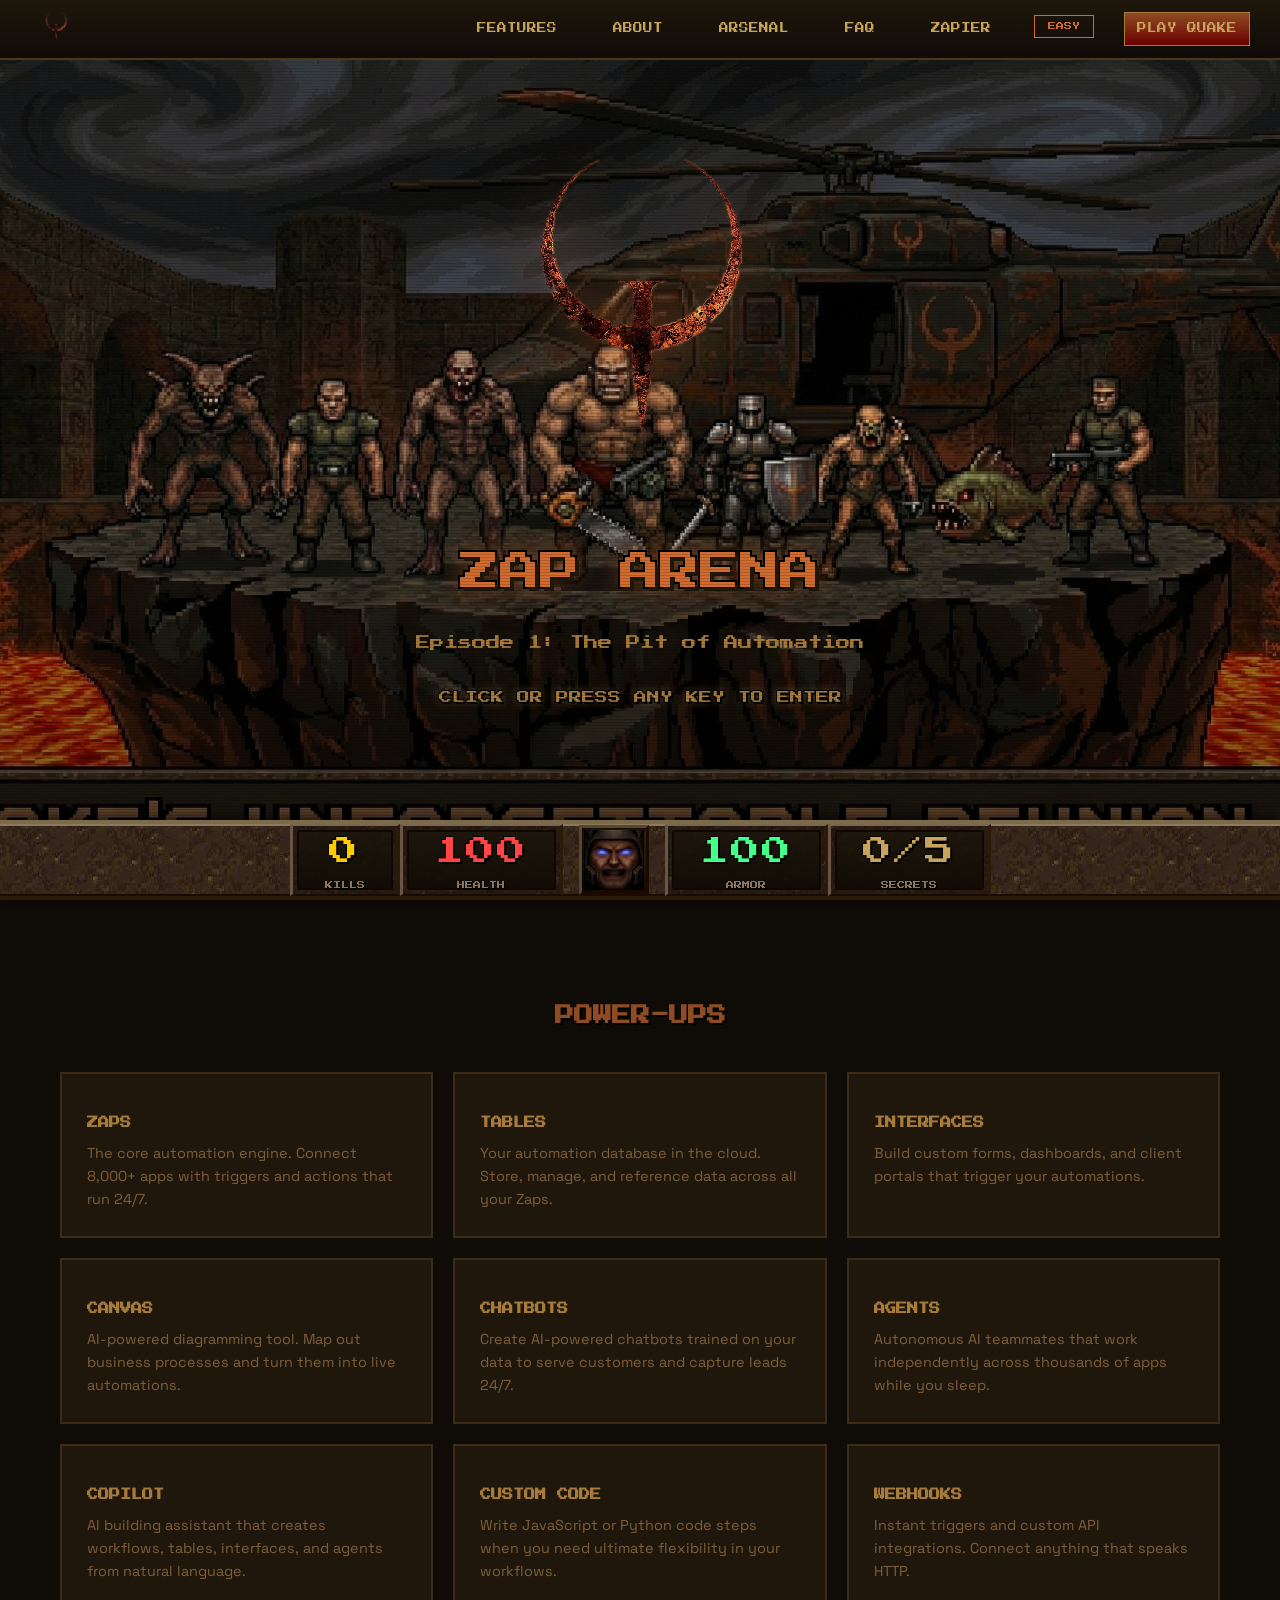
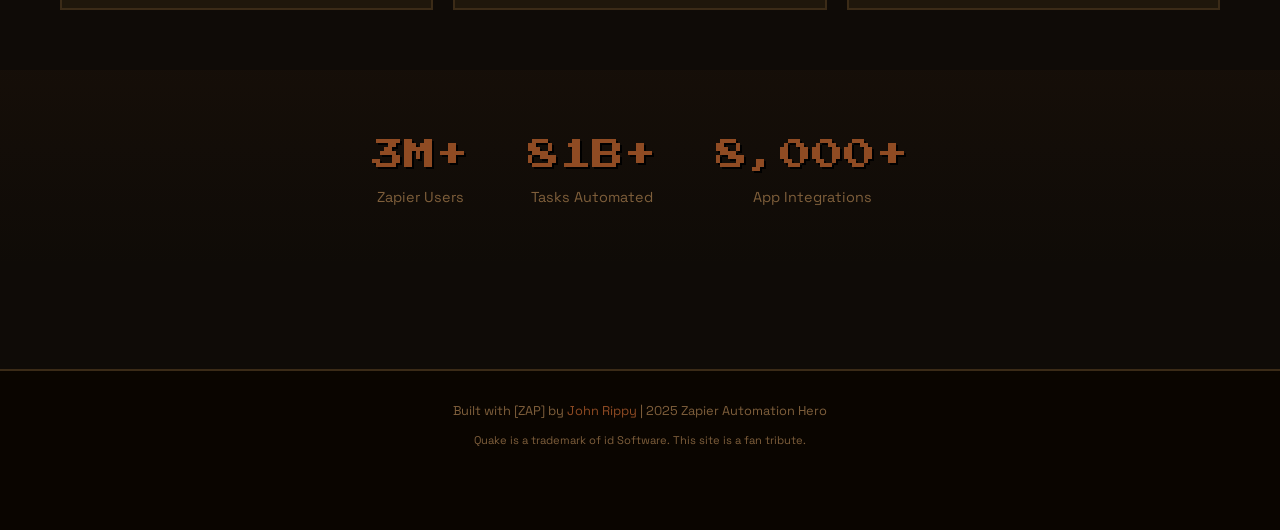
<file: index.html>
<!DOCTYPE html>
<html lang="en">
<head>
    <meta charset="UTF-8">
    <meta name="viewport" content="width=device-width, initial-scale=1.0">
    <title>Zap Arena | Zapier Automation Tools by John Rippy</title>
    <meta name="description" content="Powerful Zapier automation tools and integrations for workflow automation. Built by John Rippy, 2025 Zapier Automation Hero.">
    <meta name="keywords" content="Zapier, automation, workflows, integrations, zaps, John Rippy, automation hero">
    <meta name="author" content="John Rippy">
    <meta name="robots" content="index, follow">

    <!-- Canonical URL -->
    <link rel="canonical" href="https://zap-arsenal.vercel.app/">

    <!-- Open Graph / Facebook -->
    <meta property="og:type" content="website">
    <meta property="og:url" content="https://zap-arsenal.vercel.app/">
    <meta property="og:title" content="Zap Arena | Zapier Automation Tools by John Rippy">
    <meta property="og:description" content="Powerful Zapier automation tools and integrations. Built by a 2025 Zapier Automation Hero.">
    <meta property="og:image" content="https://zap-arsenal.vercel.app/images/og-image.png">
    <meta property="og:site_name" content="Zap Arena">

    <!-- Twitter Card -->
    <meta name="twitter:card" content="summary_large_image">
    <meta name="twitter:url" content="https://zap-arsenal.vercel.app/">
    <meta name="twitter:title" content="Zap Arena | Zapier Automation Tools by John Rippy">
    <meta name="twitter:description" content="Powerful Zapier automation tools and integrations for workflow automation.">
    <meta name="twitter:image" content="https://zap-arsenal.vercel.app/images/og-image.png">

    <link rel="icon" type="image/jpeg" href="images/quake-box-art.jpg">
    <link rel="preconnect" href="https://fonts.googleapis.com">
    <link href="https://fonts.googleapis.com/css2?family=Press+Start+2P&family=Space+Grotesk:wght@400;500;600;700&family=JetBrains+Mono:wght@400;500&display=swap" rel="stylesheet">
    <link rel="stylesheet" href="css/quake-hud.css">
    <style>
        :root {
            /* Authentic Quake 1 Color Palette from Lospec */
            --bg-dark: #0f0b07;
            --bg-card: #1f170b;
            --bg-medium: #271b0f;
            --accent-orange: #8f4b23;
            --accent-brown: #4b371b;
            --accent-gold: #a77b3b;
            --accent-red: #8b0000;
            --accent-lava: #b30000;
            --text-primary: #c7a35b;
            --text-secondary: #7f5f3b;
            --border: #3b2b17;
            --zapier-orange: #cf6b2f;
            --health-red: #d70000;
            --armor-green: #2b5b2b;
            --ammo-yellow: #efdf17;
        }
        * { margin: 0; padding: 0; box-sizing: border-box; cursor: crosshair; }
        html { scroll-behavior: smooth; cursor: crosshair; overflow-x: hidden; }
        body {
            font-family: 'Space Grotesk', sans-serif;
            background: var(--bg-dark);
            color: var(--text-primary);
            line-height: 1.6;
            overflow-x: hidden;
            cursor: crosshair;
        }
        a, button, .nav-link, .feature-card, .stat-item { cursor: crosshair; }

        /* ===== QUAKE SPLASH SCREEN ===== */
        .quake-splash {
            position: fixed;
            top: 0;
            left: 0;
            width: 100%;
            height: 100%;
            background: #0f0b07 url('images/quake-splash.png') center center / cover no-repeat;
            z-index: 9999;
            display: flex;
            flex-direction: column;
            justify-content: flex-end;
            align-items: center;
            padding-bottom: 15%;
            cursor: pointer;
            transition: opacity 0.5s, visibility 0.5s;
        }
        .quake-splash::before {
            content: '';
            position: absolute;
            top: 0;
            left: 0;
            width: 100%;
            height: 100%;
            background: linear-gradient(to bottom, rgba(0,0,0,0.2) 0%, rgba(0,0,0,0.1) 50%, rgba(0,0,0,0.6) 100%);
            z-index: 0;
        }
        /* CRT scanlines on splash */
        .quake-splash::after {
            content: '';
            position: absolute;
            top: 0;
            left: 0;
            width: 100%;
            height: 100%;
            pointer-events: none;
            z-index: 1;
            background: repeating-linear-gradient(
                0deg,
                rgba(0, 0, 0, 0.15),
                rgba(0, 0, 0, 0.15) 1px,
                transparent 1px,
                transparent 3px
            );
        }
        .quake-splash.hidden {
            opacity: 0;
            visibility: hidden;
            pointer-events: none;
        }
        .splash-title {
            position: relative;
            z-index: 1;
            font-family: 'Press Start 2P', cursive;
            font-size: 2.5rem;
            color: #cf6b2f;
            text-shadow:
                4px 4px 0 #1f170b,
                -2px -2px 0 #000,
                2px -2px 0 #000,
                -2px 2px 0 #000,
                0 0 20px rgba(143, 75, 35, 0.8),
                0 0 40px rgba(143, 75, 35, 0.5);
            margin-bottom: 2rem;
            animation: splashPulse 1s ease-in-out infinite;
            text-align: center;
            line-height: 1.4;
        }
        .splash-subtitle {
            position: relative;
            z-index: 1;
            font-family: 'Press Start 2P', cursive;
            font-size: 0.9rem;
            color: var(--accent-gold);
            margin-bottom: 2rem;
        }
        .splash-press {
            position: relative;
            z-index: 1;
            font-family: 'Press Start 2P', cursive;
            font-size: 0.8rem;
            color: #a77b3b;
            text-shadow:
                2px 2px 0 #000,
                -1px -1px 0 #000,
                1px -1px 0 #000,
                -1px 1px 0 #000,
                0 0 10px rgba(167, 123, 59, 0.8);
            animation: blink 1s step-end infinite;
        }
        @keyframes splashPulse {
            0%, 100% { transform: scale(1); }
            50% { transform: scale(1.02); }
        }
        @keyframes blink {
            0%, 100% { opacity: 1; }
            50% { opacity: 0; }
        }
        .splash-logo {
            position: absolute;
            top: 15%;
            left: 50%;
            transform: translateX(-50%);
            width: 60%;
            max-width: 500px;
            height: auto;
            opacity: 0.8;
            z-index: 2;
            filter: brightness(1.3) contrast(1.2) drop-shadow(0 0 30px rgba(207, 107, 47, 0.6));
            animation: logoPulse 4s ease-in-out infinite;
        }
        @keyframes logoPulse {
            0% { opacity: 0.6; transform: translateX(-50%) scale(0.95); }
            50% { opacity: 1; transform: translateX(-50%) scale(1.05); }
            100% { opacity: 0.6; transform: translateX(-50%) scale(0.95); }
        }

        /* ===== CRT SCANLINE OVERLAY ===== */
        .crt-overlay {
            position: fixed;
            top: 0;
            left: 0;
            width: 100%;
            height: 100%;
            pointer-events: none;
            z-index: 9998;
            background: repeating-linear-gradient(
                0deg,
                rgba(0, 0, 0, 0.2),
                rgba(0, 0, 0, 0.2) 1px,
                transparent 1px,
                transparent 3px
            );
            opacity: 0.5;
        }

        /* ===== BROWN/ORANGE VIGNETTE ===== */
        .vignette {
            position: fixed;
            top: 0;
            left: 0;
            width: 100%;
            height: 100%;
            pointer-events: none;
            z-index: 9997;
            background: radial-gradient(ellipse at center, transparent 40%, rgba(31, 23, 11, 0.5) 100%);
            transition: background 0.3s, opacity 0.3s;
        }

        /* ===== PAIN FLASH (for damage/nightmare effects) ===== */
        .pain-flash {
            position: fixed;
            top: 0;
            left: 0;
            width: 100%;
            height: 100%;
            pointer-events: none;
            z-index: 9996;
            background: rgba(139, 0, 0, 0);
            transition: background 0.1s;
        }
        .pain-flash.active {
            background: rgba(139, 0, 0, 0.4);
        }

        /* ===== SCREEN SHAKE ===== */
        @keyframes screenShake {
            0%, 100% { transform: translate(0, 0); }
            10% { transform: translate(-3px, -2px); }
            20% { transform: translate(3px, 2px); }
            30% { transform: translate(-2px, 3px); }
            40% { transform: translate(2px, -3px); }
            50% { transform: translate(-3px, 2px); }
            60% { transform: translate(3px, -2px); }
            70% { transform: translate(-2px, -3px); }
            80% { transform: translate(2px, 3px); }
            90% { transform: translate(-3px, -2px); }
        }
        .shake {
            animation: screenShake 0.4s ease-in-out;
        }

        /* ===== NIGHTMARE PULSING BLOOD VIGNETTE ===== */
        @keyframes nightmarePulse {
            0%, 100% {
                background: radial-gradient(ellipse at center, transparent 15%, rgba(139, 0, 0, 0.5) 100%);
            }
            50% {
                background: radial-gradient(ellipse at center, transparent 10%, rgba(180, 0, 0, 0.6) 100%);
            }
        }
        .vignette.nightmare {
            animation: nightmarePulse 2s ease-in-out infinite;
        }

        /* Increase scanlines on higher difficulties */
        .crt-overlay.hard {
            opacity: 0.7;
        }
        .crt-overlay.nightmare {
            opacity: 0.85;
            background: repeating-linear-gradient(
                0deg,
                rgba(0, 0, 0, 0.4),
                rgba(0, 0, 0, 0.4) 1px,
                transparent 1px,
                transparent 2px
            );
        }

        /* ===== BADGE (Award pill) ===== */
        .badge {
            display: inline-block;
            background: rgba(207, 107, 47, 0.15);
            border: 1px solid #cf6b2f;
            color: #cf6b2f;
            padding: 0.5rem 1.2rem;
            border-radius: 50px;
            font-size: 0.875rem;
            margin-bottom: 2rem;
            font-family: 'Press Start 2P', cursive;
            font-size: 0.6rem;
            letter-spacing: 0.5px;
        }

        /* ===== QUAKE AGGRESSIVE TEXT ===== */
        .quake-text {
            font-family: 'Press Start 2P', cursive;
            text-shadow: 3px 3px 0 #8B4513, 6px 6px 0 rgba(0,0,0,0.5);
            letter-spacing: 2px;
        }
        h1 .strike {
            text-decoration: line-through;
            color: #666;
            opacity: 0.6;
        }
        h1 .accent {
            color: #cf6b2f;
            text-shadow: 0 0 40px rgba(207, 107, 47, 0.5);
        }

        /* Gib/Blood Drip Animation (Quake style - brown/rust instead of red) */
        .gib-letter {
            position: relative;
            display: inline-block;
            color: #8B0000;
        }
        .gib-letter::after {
            content: '';
            position: absolute;
            top: 100%;
            left: 50%;
            transform: translateX(-50%);
            background: linear-gradient(to bottom, #8B0000, #4a0000, transparent);
            border-radius: 0 0 50% 50%;
        }
        .gib-g::after {
            width: 4px;
            animation: gibDrip1 2.5s ease-in infinite;
            animation-delay: 0s;
        }
        .gib-i::after {
            width: 3px;
            animation: gibDrip2 2.5s ease-in infinite;
            animation-delay: 0.4s;
        }
        .gib-b::after {
            width: 5px;
            animation: gibDrip3 2.5s ease-in infinite;
            animation-delay: 0.7s;
        }
        .gib-b2::after {
            width: 4px;
            animation: gibDrip4 2.5s ease-in infinite;
            animation-delay: 1.0s;
        }
        .gib-e::after {
            width: 3px;
            animation: gibDrip1 2.5s ease-in infinite;
            animation-delay: 0.2s;
        }
        .gib-d::after {
            width: 6px;
            animation: gibDrip3 2.5s ease-in infinite;
            animation-delay: 0.5s;
        }
        @keyframes gibDrip1 {
            0% { height: 0; opacity: 0; }
            10% { height: 0; opacity: 0; }
            30% { height: 15px; opacity: 1; }
            70% { height: 25px; opacity: 0.9; }
            100% { height: 35px; opacity: 0; }
        }
        @keyframes gibDrip2 {
            0% { height: 0; opacity: 0; }
            10% { height: 0; opacity: 0; }
            30% { height: 20px; opacity: 1; }
            70% { height: 35px; opacity: 0.9; }
            100% { height: 50px; opacity: 0; }
        }
        @keyframes gibDrip3 {
            0% { height: 0; opacity: 0; }
            10% { height: 0; opacity: 0; }
            30% { height: 25px; opacity: 1; }
            70% { height: 40px; opacity: 0.9; }
            100% { height: 55px; opacity: 0; }
        }
        @keyframes gibDrip4 {
            0% { height: 0; opacity: 0; }
            10% { height: 0; opacity: 0; }
            30% { height: 18px; opacity: 1; }
            70% { height: 30px; opacity: 0.9; }
            100% { height: 45px; opacity: 0; }
        }

        /* Hero updates */
        .hero-content {
            text-align: center;
            max-width: 900px;
            margin: 0 auto;
        }
        .hero h1 {
            font-size: clamp(1.5rem, 5vw, 3rem);
            line-height: 1.3;
            margin-bottom: 1.5rem;
        }
        .hero-subtitle {
            font-size: 1rem;
            color: #b39b7a;
            margin-bottom: 2rem;
            font-family: 'Press Start 2P', cursive;
            font-size: 0.7rem;
            line-height: 1.8;
        }

        /* ===== MUSIC PLAYER ===== */
        .music-player {
            position: fixed;
            bottom: 90px;
            right: 20px;
            z-index: 1002;
        }
        .music-btn {
            display: flex;
            align-items: center;
            gap: 10px;
            font-family: 'Press Start 2P', cursive;
            font-size: 0.5rem;
            padding: 12px 16px;
            background: linear-gradient(180deg, #271b0f 0%, #170f0b 100%);
            color: #a77b3b;
            border: 2px solid #4b371b;
            cursor: pointer;
            transition: all 0.3s;
        }
        .music-btn:hover {
            border-color: #8f4b23;
            box-shadow: 0 0 20px rgba(143, 75, 35, 0.4);
        }
        .music-btn.playing {
            border-color: #cf6b2f;
            animation: musicPulse 1s ease-in-out infinite;
        }
        .music-icon {
            font-size: 1.2rem;
        }
        @keyframes musicPulse {
            0%, 100% { box-shadow: 0 0 10px rgba(143, 75, 35, 0.4); }
            50% { box-shadow: 0 0 25px rgba(207, 107, 47, 0.8); }
        }

        /* HUD and Difficulty styles are in css/quake-hud.css */

        /* Hidden Secrets (clickable areas) */
        .secret-area {
            cursor: pointer;
            transition: all 0.3s;
        }
        .secret-area:hover {
            filter: brightness(1.2);
        }
        .secret-area.found {
            animation: secretFound 0.5s ease-out;
        }
        @keyframes secretFound {
            0% { transform: scale(1); filter: brightness(1); }
            50% { transform: scale(1.1); filter: brightness(2) sepia(1) hue-rotate(-30deg); }
            100% { transform: scale(1); filter: brightness(1); }
        }

        /* Secret Found Popup */
        .secret-popup {
            position: fixed;
            top: 50%;
            left: 50%;
            transform: translate(-50%, -50%) scale(0);
            background: linear-gradient(180deg, #2f2313, #170f0b);
            border: 4px solid #8f4b23;
            padding: 30px 50px;
            z-index: 10000;
            text-align: center;
            opacity: 0;
            transition: all 0.3s;
        }
        .secret-popup.show {
            transform: translate(-50%, -50%) scale(1);
            opacity: 1;
        }
        .secret-popup h3 {
            font-family: 'Press Start 2P', cursive;
            font-size: 1rem;
            color: #cf6b2f;
            text-shadow: 2px 2px 0 #000;
            margin-bottom: 10px;
        }
        .secret-popup p {
            font-family: 'Press Start 2P', cursive;
            font-size: 0.6rem;
            color: #efdf17;
        }

        /* ===== NAVIGATION ===== */
        .nav {
            position: fixed;
            top: 0;
            left: 0;
            width: 100%;
            height: 60px;
            background: linear-gradient(180deg, #1f170b 0%, #0f0b07 100%);
            border-bottom: 2px solid #4b371b;
            z-index: 10000;
            display: flex;
            justify-content: space-between;
            align-items: center;
            padding: 0 30px;
        }
        .nav-logo {
            display: flex;
            align-items: center;
            text-decoration: none;
        }
        .nav-logo img {
            height: 40px;
            width: auto;
        }
        .nav-links {
            display: flex;
            gap: 30px;
        }
        .nav-link {
            font-family: 'Press Start 2P', cursive;
            font-size: 0.6rem;
            color: var(--text-primary);
            text-decoration: none;
            transition: all 0.2s;
            padding: 8px 12px;
            border: 1px solid transparent;
        }
        .nav-link:hover {
            color: var(--accent-orange);
            border-color: var(--accent-orange);
            background: rgba(143, 75, 35, 0.1);
            text-shadow: 0 0 10px rgba(143, 75, 35, 0.5);
        }
        .nav-link.play-btn {
            background: linear-gradient(180deg, #8f4b23 0%, #6b0000 100%);
            color: #c7a35b;
            border-color: #a77b3b;
        }
        .nav-link.play-btn:hover {
            transform: scale(1.05);
            box-shadow: 0 0 20px rgba(143, 75, 35, 0.5);
        }

        /* ===== MAIN CONTENT ===== */
        main {
            padding-top: 80px;
            padding-bottom: 100px;
            min-height: 100vh;
        }

        .hero {
            text-align: center;
            padding: 60px 20px;
            background: linear-gradient(180deg, transparent, rgba(143, 75, 35, 0.05));
        }
        .hero h1 {
            font-family: 'Press Start 2P', cursive;
            font-size: 2rem;
            color: var(--accent-orange);
            text-shadow: 3px 3px 0 #000;
            margin-bottom: 20px;
            line-height: 1.5;
        }
        .hero p {
            font-size: 1.1rem;
            color: var(--text-secondary);
            max-width: 600px;
            margin: 0 auto 30px;
        }

        .cta-button {
            display: inline-block;
            font-family: 'Press Start 2P', cursive;
            font-size: 0.8rem;
            padding: 15px 30px;
            background: linear-gradient(180deg, #8f4b23 0%, #5b2b0b 100%);
            color: #c7a35b;
            text-decoration: none;
            border: 2px solid #a77b3b;
            transition: all 0.3s;
            cursor: pointer;
        }
        .cta-button:hover {
            transform: scale(1.05);
            box-shadow: 0 0 30px rgba(143, 75, 35, 0.6);
        }

        /* ===== FEATURES SECTION ===== */
        .features {
            padding: 60px 20px;
            max-width: 1200px;
            margin: 0 auto;
        }
        .features h2 {
            font-family: 'Press Start 2P', cursive;
            font-size: 1.2rem;
            color: var(--accent-orange);
            text-align: center;
            margin-bottom: 40px;
            text-shadow: 2px 2px 0 #000;
        }
        .feature-grid {
            display: grid;
            grid-template-columns: repeat(auto-fit, minmax(280px, 1fr));
            gap: 20px;
        }
        .feature-card {
            background: var(--bg-card);
            border: 2px solid var(--border);
            padding: 25px;
            transition: all 0.3s;
            position: relative;
            overflow: hidden;
        }
        .feature-card::before {
            content: '';
            position: absolute;
            top: 0;
            left: 0;
            width: 100%;
            height: 3px;
            background: linear-gradient(90deg, var(--accent-orange), var(--accent-gold), var(--accent-orange));
            opacity: 0;
            transition: opacity 0.3s;
        }
        .feature-card:hover {
            border-color: var(--accent-orange);
            transform: translateY(-5px);
            box-shadow: 0 10px 30px rgba(143, 75, 35, 0.2);
        }
        .feature-card:hover::before {
            opacity: 1;
        }
        .feature-icon {
            font-size: 2.5rem;
            margin-bottom: 15px;
        }
        .feature-card h3 {
            font-family: 'Press Start 2P', cursive;
            font-size: 0.7rem;
            color: var(--accent-gold);
            margin-bottom: 10px;
        }
        .feature-card p {
            color: var(--text-secondary);
            font-size: 0.9rem;
        }

        /* ===== STATS SECTION ===== */
        .stats {
            background: linear-gradient(180deg, rgba(143, 75, 35, 0.05), transparent);
            padding: 60px 20px;
            text-align: center;
        }
        .stats-grid {
            display: flex;
            justify-content: center;
            gap: 60px;
            flex-wrap: wrap;
        }
        .stat-item {
            text-align: center;
        }
        .stat-value {
            font-family: 'Press Start 2P', cursive;
            font-size: 2rem;
            color: var(--accent-orange);
            text-shadow: 2px 2px 0 #000;
        }
        .stat-label {
            font-size: 0.9rem;
            color: var(--text-secondary);
            margin-top: 5px;
        }

        /* ===== FOOTER ===== */
        footer {
            background: #0a0500;
            padding: 30px 20px 80px 20px;
            text-align: center;
            border-top: 2px solid var(--border);
        }
        footer p {
            color: var(--text-secondary);
            font-size: 0.8rem;
        }
        footer a {
            color: var(--accent-orange);
            text-decoration: none;
        }
        footer a:hover {
            text-decoration: underline;
        }

        /* ===== NAILGUN DIVIDER ===== */
        .nailgun-divider {
            position: relative;
            display: flex;
            justify-content: center;
            align-items: center;
            padding: 40px 0;
            background: linear-gradient(180deg, transparent 0%, rgba(15, 11, 7, 0.8) 20%, rgba(15, 11, 7, 0.8) 80%, transparent 100%);
            overflow: visible;
            cursor: pointer;
        }

        .nailgun-container {
            position: relative;
            display: flex;
            justify-content: center;
            align-items: center;
        }

        .nailgun-img {
            width: 350px;
            height: auto;
            image-rendering: pixelated;
            filter: drop-shadow(0 0 20px rgba(143, 75, 35, 0.4));
            transition: filter 0.3s, transform 0.3s;
        }

        .nailgun-divider:hover .nailgun-img {
            filter: drop-shadow(0 0 40px rgba(207, 107, 47, 0.8)) brightness(1.2);
            transform: scale(1.05);
        }

        /* Nail projectiles that shoot out - extends to right edge of screen */
        .nail-stream {
            position: absolute;
            top: 50%;
            left: 100%;
            transform: translateY(-50%);
            width: 100vw;
            height: 60px;
            pointer-events: none;
            overflow: visible;
        }

        .nail {
            position: absolute;
            width: 20px;
            height: 8px;
            background: linear-gradient(90deg, #8B7355 0%, #5D4E37 50%, #3D3225 100%);
            border-radius: 0 2px 2px 0;
            opacity: 0;
            transform: translateX(0);
            box-shadow: 0 0 8px rgba(207, 107, 47, 0.6), 2px 0 4px rgba(255, 200, 100, 0.4);
        }

        .nail::before {
            content: '';
            position: absolute;
            left: -4px;
            top: 50%;
            transform: translateY(-50%);
            width: 0;
            height: 0;
            border-top: 5px solid transparent;
            border-bottom: 5px solid transparent;
            border-right: 6px solid #8B7355;
        }

        .nail::after {
            content: '';
            position: absolute;
            right: 0;
            top: 50%;
            transform: translateY(-50%);
            width: 3px;
            height: 3px;
            background: #FFD700;
            border-radius: 50%;
            box-shadow: 0 0 6px #FFD700;
        }

        /* Individual nail animations with staggered timing - loops infinitely, travels full screen width */
        .nailgun-divider:hover .nail-1 {
            animation: shootNail 0.8s linear infinite;
            animation-delay: 0s;
        }
        .nailgun-divider:hover .nail-2 {
            animation: shootNail 0.8s linear infinite;
            animation-delay: 0.1s;
        }
        .nailgun-divider:hover .nail-3 {
            animation: shootNail 0.8s linear infinite;
            animation-delay: 0.2s;
        }
        .nailgun-divider:hover .nail-4 {
            animation: shootNail 0.8s linear infinite;
            animation-delay: 0.3s;
        }
        .nailgun-divider:hover .nail-5 {
            animation: shootNail 0.8s linear infinite;
            animation-delay: 0.15s;
        }
        .nailgun-divider:hover .nail-6 {
            animation: shootNail 0.8s linear infinite;
            animation-delay: 0.25s;
        }
        .nailgun-divider:hover .nail-7 {
            animation: shootNail 0.8s linear infinite;
            animation-delay: 0.35s;
        }
        .nailgun-divider:hover .nail-8 {
            animation: shootNail 0.8s linear infinite;
            animation-delay: 0.45s;
        }

        .nail-1 { top: 20%; }
        .nail-2 { top: 35%; }
        .nail-3 { top: 50%; }
        .nail-4 { top: 65%; }
        .nail-5 { top: 25%; }
        .nail-6 { top: 45%; }
        .nail-7 { top: 55%; }
        .nail-8 { top: 75%; }

        @keyframes shootNail {
            0% {
                opacity: 1;
                transform: translateX(0);
            }
            80% {
                opacity: 1;
            }
            100% {
                opacity: 0;
                transform: translateX(100vw);
            }
        }

        /* Left-side nail stream (reverse) */
        .nail-stream-left {
            position: absolute;
            top: 50%;
            right: 100%;
            transform: translateY(-50%) scaleX(-1);
            width: 300px;
            height: 60px;
            pointer-events: none;
            overflow: visible;
        }

        /* Muzzle flash effect */
        .muzzle-flash {
            position: absolute;
            top: 50%;
            left: calc(100% - 30px);
            transform: translateY(-50%);
            width: 40px;
            height: 40px;
            background: radial-gradient(circle, rgba(255, 200, 100, 0.9) 0%, rgba(207, 107, 47, 0.6) 40%, transparent 70%);
            border-radius: 50%;
            opacity: 0;
            pointer-events: none;
        }

        .nailgun-divider:hover .muzzle-flash {
            animation: flashPulse 0.1s ease-out infinite;
        }

        @keyframes flashPulse {
            0%, 100% { opacity: 0.8; transform: translateY(-50%) scale(1); }
            50% { opacity: 0.4; transform: translateY(-50%) scale(0.8); }
        }

        /* Poo-forator: Poo emoji projectiles that spin! (the default now!) */
        .nail {
            background: none !important;
            box-shadow: none !important;
            width: auto !important;
            height: auto !important;
            font-size: 28px !important;
            line-height: 1 !important;
            border-radius: 0 !important;
        }
        .nail::before,
        .nail::after {
            display: none !important;
            content: none !important;
        }
        /* Override the default nail hover animation - slower poo shots */
        .nailgun-divider:hover .nail,
        .nailgun-divider:hover .nail-1,
        .nailgun-divider:hover .nail-2,
        .nailgun-divider:hover .nail-3,
        .nailgun-divider:hover .nail-4,
        .nailgun-divider:hover .nail-5,
        .nailgun-divider:hover .nail-6,
        .nailgun-divider:hover .nail-7,
        .nailgun-divider:hover .nail-8 {
            animation: shootPoo 3.5s ease-out infinite !important;
        }
        .nailgun-divider:hover .nail-1 { animation-delay: 0s !important; }
        .nailgun-divider:hover .nail-2 { animation-delay: 0.4s !important; }
        .nailgun-divider:hover .nail-3 { animation-delay: 0.8s !important; }
        .nailgun-divider:hover .nail-4 { animation-delay: 1.2s !important; }
        .nailgun-divider:hover .nail-5 { animation-delay: 0.5s !important; }
        .nailgun-divider:hover .nail-6 { animation-delay: 0.9s !important; }
        .nailgun-divider:hover .nail-7 { animation-delay: 1.3s !important; }
        .nailgun-divider:hover .nail-8 { animation-delay: 1.7s !important; }

        @keyframes shootPoo {
            0% {
                opacity: 1;
                transform: translateX(0) rotate(0deg);
            }
            90% {
                opacity: 1;
            }
            100% {
                opacity: 0;
                transform: translateX(100vw) rotate(540deg);
            }
        }

        /* Poo splatter particles */
        .poo-splatter {
            position: fixed;
            font-size: 12px;
            pointer-events: none;
            z-index: 9999;
            animation: pooSplat 0.8s ease-out forwards;
        }

        @keyframes pooSplat {
            0% {
                opacity: 1;
                transform: translate(0, 0) scale(1);
            }
            100% {
                opacity: 0;
                transform: translate(var(--splat-x), var(--splat-y)) scale(0.3);
            }
        }

        /* Nailgun text label */
        .nailgun-label {
            position: absolute;
            bottom: 10px;
            left: 50%;
            transform: translateX(-50%);
            font-family: 'Press Start 2P', cursive;
            font-size: 0.5rem;
            color: #8f4b23;
            text-shadow: 1px 1px 0 #000;
            opacity: 0;
            transition: opacity 0.3s;
        }

        .nailgun-divider:hover .nailgun-label {
            opacity: 1;
        }

        /* ===== PARTNER BADGES ===== */
        .partner-badges {
            display: flex;
            justify-content: center;
            gap: 20px;
            margin-top: 2rem;
            flex-wrap: wrap;
        }
        .partner-badge {
            display: block;
            transition: transform 0.3s, filter 0.3s;
            border: 2px solid transparent;
        }
        .partner-badge:hover {
            transform: scale(1.05);
            filter: brightness(1.2);
            border-color: var(--accent-orange);
        }
        .partner-badge img {
            height: 60px;
            width: auto;
        }

        /* ===== SHAMBLER SPRITES (LIKE IMP IN ACTOR ARSENAL) ===== */
        .shambler-left, .shambler-right {
            position: fixed;
            bottom: 90px;
            width: 120px;
            height: auto;
            z-index: 100;
            opacity: 0;
            transition: opacity 0.3s, transform 0.3s;
            image-rendering: pixelated;
            filter: drop-shadow(0 0 10px rgba(139, 0, 0, 0.5));
            cursor: pointer;
        }
        .shambler-left {
            left: -120px;
            transform: scaleX(-1);
        }
        .shambler-right {
            right: -120px;
        }
        .shambler-left.peek {
            left: -30px;
            opacity: 1;
        }
        .shambler-right.peek {
            right: -30px;
            opacity: 1;
        }
        .shambler-left:hover, .shambler-right:hover {
            filter: drop-shadow(0 0 20px rgba(207, 107, 47, 0.8)) brightness(1.2);
        }

        /* ===== GIB SPRITES (CSS-based blood splatters) ===== */
        .gib-splatter {
            position: absolute;
            pointer-events: none;
            z-index: 50;
        }
        .gib-chunk {
            position: absolute;
            background: radial-gradient(ellipse at center, #8B0000 0%, #5a0000 60%, transparent 100%);
            border-radius: 50% 40% 50% 40%;
            opacity: 0.8;
        }
        .gib-1 {
            width: 8px;
            height: 6px;
            animation: gibFloat1 4s ease-in-out infinite;
        }
        .gib-2 {
            width: 12px;
            height: 10px;
            animation: gibFloat2 5s ease-in-out infinite;
        }
        .gib-3 {
            width: 6px;
            height: 8px;
            animation: gibFloat3 3.5s ease-in-out infinite;
        }
        @keyframes gibFloat1 {
            0%, 100% { transform: translate(0, 0) rotate(0deg); }
            50% { transform: translate(3px, -5px) rotate(10deg); }
        }
        @keyframes gibFloat2 {
            0%, 100% { transform: translate(0, 0) rotate(0deg); }
            50% { transform: translate(-4px, -3px) rotate(-15deg); }
        }
        @keyframes gibFloat3 {
            0%, 100% { transform: translate(0, 0) rotate(0deg); }
            50% { transform: translate(2px, -4px) rotate(5deg); }
        }

        /* Gib placement areas */
        .gib-area-1 { top: 15%; left: 5%; }
        .gib-area-2 { top: 45%; right: 3%; }
        .gib-area-3 { top: 75%; left: 8%; }
        .gib-area-4 { top: 30%; right: 6%; }
        .gib-area-5 { top: 60%; left: 2%; }
        .gib-area-6 { top: 85%; right: 4%; }

        /* ===== RESPONSIVE ===== */
        @media (max-width: 768px) {
            .splash-title { font-size: 1.5rem; }
            .nav-links { display: none; }
            .hero h1 { font-size: 1.2rem; }
            .nailgun-img { width: 200px; }
            .nail-stream, .nail-stream-left { width: 150px; }
            .shambler-left, .shambler-right { display: none; }
            .gib-splatter { display: none; }
        }
    </style>
</head>
<body>
    <!-- Quake Splash Screen - Monster Reunion '96 -->
    <div class="quake-splash" id="splash">
        <img src="images/quake-logo.png" alt="Quake Logo" class="splash-logo">
        <div class="splash-title">ZAP ARENA</div>
        <div class="splash-subtitle">Episode 1: The Pit of Automation</div>
        <div class="splash-press">CLICK OR PRESS ANY KEY TO ENTER</div>
    </div>

    <!-- CRT Effects -->
    <div class="crt-overlay"></div>
    <div class="vignette"></div>
    <div class="pain-flash"></div>

    <!-- Shambler Sprites (Like Imp in Actor Arsenal) -->
    <img src="images/shambler-preview.png" class="shambler-left" id="shamblerLeft" alt="Shambler">
    <img src="images/shambler-preview.png" class="shambler-right" id="shamblerRight" alt="Shambler">

    <!-- Gib Splatters -->
    <div class="gib-splatter gib-area-1">
        <div class="gib-chunk gib-1" style="top: 0; left: 0;"></div>
        <div class="gib-chunk gib-2" style="top: 10px; left: 15px;"></div>
        <div class="gib-chunk gib-3" style="top: 5px; left: 8px;"></div>
    </div>
    <div class="gib-splatter gib-area-2">
        <div class="gib-chunk gib-2" style="top: 0; left: 0;"></div>
        <div class="gib-chunk gib-1" style="top: 12px; left: 8px;"></div>
    </div>
    <div class="gib-splatter gib-area-3">
        <div class="gib-chunk gib-3" style="top: 0; left: 0;"></div>
        <div class="gib-chunk gib-2" style="top: 8px; left: 12px;"></div>
        <div class="gib-chunk gib-1" style="top: 3px; left: 20px;"></div>
    </div>
    <div class="gib-splatter gib-area-4">
        <div class="gib-chunk gib-1" style="top: 0; left: 0;"></div>
        <div class="gib-chunk gib-3" style="top: 15px; left: 5px;"></div>
    </div>
    <div class="gib-splatter gib-area-5">
        <div class="gib-chunk gib-2" style="top: 0; left: 0;"></div>
        <div class="gib-chunk gib-1" style="top: 6px; left: 18px;"></div>
        <div class="gib-chunk gib-3" style="top: 12px; left: 10px;"></div>
    </div>
    <div class="gib-splatter gib-area-6">
        <div class="gib-chunk gib-3" style="top: 0; left: 0;"></div>
        <div class="gib-chunk gib-2" style="top: 10px; left: 14px;"></div>
    </div>

    <!-- Secret Found Popup -->
    <div class="secret-popup" id="secret-popup">
        <h3>SECRET FOUND!</h3>
        <p id="secret-message">You found a hidden area!</p>
    </div>

    <!-- Music Player -->
    <div class="music-player">
        <button class="music-btn" id="music-btn">
            <span class="music-icon">[M]</span>
            <span id="music-text">PLAY THEME</span>
        </button>
    </div>
    <audio id="quake-theme" loop>
        <source src="audio/quake-theme.mp3" type="audio/mpeg">
    </audio>

    <!-- Navigation -->
    <nav class="nav">
        <a href="index.html" class="nav-logo"><img src="images/quake-logo.png" alt="Zap Arena"></a>
        <div class="nav-links">
            <a href="#features" class="nav-link">FEATURES</a>
            <a href="about.html" class="nav-link">ABOUT</a>
            <a href="arsenal.html" class="nav-link">ARSENAL</a>
            <a href="faq.html" class="nav-link">FAQ</a>
            <a href="https://zapier.com" target="_blank" class="nav-link">ZAPIER</a>
            <div class="difficulty-selector">
                <button class="difficulty-btn" id="difficultyBtn">EASY</button>
                <div class="difficulty-menu" id="difficultyMenu">
                    <button class="difficulty-option active" data-difficulty="easy" data-armor="100">EASY - Full Armor</button>
                    <button class="difficulty-option" data-difficulty="normal" data-armor="50">NORMAL - Half Armor</button>
                    <button class="difficulty-option" data-difficulty="hard" data-armor="25">HARD - Quarter Armor</button>
                    <button class="difficulty-option" data-difficulty="nightmare" data-armor="0">NIGHTMARE - No Armor</button>
                </div>
            </div>
            <a href="play-quake.html" class="nav-link play-btn">PLAY QUAKE</a>
        </div>
    </nav>

    <!-- Main Content -->
    <main>
        <section class="hero">
            <div class="hero-content">
                <span class="badge">&#127942; 2025 Zapier Automation Hero</span>
                <h1 class="quake-text">
                    <span class="strike">MANUAL WORKFLOWS</span><br>
                    GET <span class="gib-letter gib-g">G</span><span class="gib-letter gib-i">I</span><span class="gib-letter gib-b">B</span><span class="gib-letter gib-b2">B</span><span class="gib-letter gib-e">E</span><span class="gib-letter gib-d">D</span>
                </h1>
                <p class="hero-subtitle">
                    Zapier automation that rips through repetitive tasks like a quad-damage nailgun.
                </p>
                <a href="#features" class="cta-button">ENTER THE SLIPGATE</a>

                <!-- Partner Badges -->
                <div class="partner-badges">
                    <a href="https://zapier.com/blog/drive-social-media-scaling-sales-and-marketing/" target="_blank" class="partner-badge" title="Read the Zappy Award Case Study">
                        <img src="images/zapier-silver-partner.svg" alt="Zapier Silver Solution Partner">
                    </a>
                </div>
            </div>
        </section>

        <!-- Nailgun Divider -->
        <div class="nailgun-divider" id="nailgunDivider">
            <div class="nailgun-container">
                <!-- Nailgun Image -->
                <img src="images/nailgun.png" alt="Quake Nailgun" class="nailgun-img">

                <!-- Right nail stream only -->
                <div class="nail-stream">
                    <div class="nail nail-1"></div>
                    <div class="nail nail-2"></div>
                    <div class="nail nail-3"></div>
                    <div class="nail nail-4"></div>
                    <div class="nail nail-5"></div>
                    <div class="nail nail-6"></div>
                    <div class="nail nail-7"></div>
                    <div class="nail nail-8"></div>
                </div>
                <div class="muzzle-flash"></div>
            </div>
            <span class="nailgun-label">PERFORATOR</span>
        </div>

        <section class="features" id="features">
            <h2>POWER-UPS</h2>
            <div class="feature-grid">
                <div class="feature-card secret-area" data-secret="1" data-secret-msg="You found the Lightning Secret!">
                    <div class="feature-icon"><span class="weapon-sprite lightning"></span></div>
                    <h3>ZAPS</h3>
                    <p>The core automation engine. Connect 8,000+ apps with triggers and actions that run 24/7.</p>
                </div>
                <div class="feature-card">
                    <div class="feature-icon"><span class="weapon-sprite nailgun"></span></div>
                    <h3>TABLES</h3>
                    <p>Your automation database in the cloud. Store, manage, and reference data across all your Zaps.</p>
                </div>
                <div class="feature-card">
                    <div class="feature-icon"><span class="weapon-sprite rocket"></span></div>
                    <h3>INTERFACES</h3>
                    <p>Build custom forms, dashboards, and client portals that trigger your automations.</p>
                </div>
                <div class="feature-card">
                    <div class="feature-icon"><span class="weapon-sprite grenade"></span></div>
                    <h3>CANVAS</h3>
                    <p>AI-powered diagramming tool. Map out business processes and turn them into live automations.</p>
                </div>
                <div class="feature-card">
                    <div class="feature-icon"><span class="weapon-sprite sshotgun"></span></div>
                    <h3>CHATBOTS</h3>
                    <p>Create AI-powered chatbots trained on your data to serve customers and capture leads 24/7.</p>
                </div>
                <div class="feature-card">
                    <div class="feature-icon"><span class="weapon-sprite shotgun"></span></div>
                    <h3>AGENTS</h3>
                    <p>Autonomous AI teammates that work independently across thousands of apps while you sleep.</p>
                </div>
                <div class="feature-card">
                    <div class="feature-icon"><span class="weapon-sprite axe"></span></div>
                    <h3>COPILOT</h3>
                    <p>AI building assistant that creates workflows, tables, interfaces, and agents from natural language.</p>
                </div>
                <div class="feature-card">
                    <div class="feature-icon"><span class="weapon-sprite nailgun"></span></div>
                    <h3>CUSTOM CODE</h3>
                    <p>Write JavaScript or Python code steps when you need ultimate flexibility in your workflows.</p>
                </div>
                <div class="feature-card">
                    <div class="feature-icon"><span class="weapon-sprite lightning"></span></div>
                    <h3>WEBHOOKS</h3>
                    <p>Instant triggers and custom API integrations. Connect anything that speaks HTTP.</p>
                </div>
            </div>
        </section>

        <section class="stats">
            <div class="stats-grid">
                <div class="stat-item">
                    <div class="stat-value" id="zaps-count">3M+</div>
                    <div class="stat-label">Zapier Users</div>
                </div>
                <div class="stat-item">
                    <div class="stat-value" id="tasks-count">81B+</div>
                    <div class="stat-label">Tasks Automated</div>
                </div>
                <div class="stat-item">
                    <div class="stat-value" id="apps-count">8,000+</div>
                    <div class="stat-label">App Integrations</div>
                </div>
            </div>
        </section>
    </main>

    <!-- Footer -->
    <footer>
        <p>Built with [ZAP] by <a href="https://github.com/johnrippy1980" target="_blank">John Rippy</a> | 2025 Zapier Automation Hero</p>
        <p style="margin-top: 10px; font-size: 0.7rem;">Quake is a trademark of id Software. This site is a fan tribute.</p>
    </footer>

    <!-- Quake 1 Status Bar HUD -->
    <div class="quake-hud">
        <div class="hud-section">
            <div class="hud-stat">
                <div class="hud-value hud-kills" id="hudKills">0</div>
                <div class="hud-label">KILLS</div>
            </div>
        </div>
        <div class="hud-section">
            <div class="hud-stat">
                <div class="hud-value hud-health" id="hudHealth">100</div>
                <div class="hud-label">HEALTH</div>
            </div>
        </div>
        <div class="hud-face-container">
            <img src="images/ranger-face.png" class="hud-face" alt="Ranger" id="rangerFace">
        </div>
        <div class="hud-section">
            <div class="hud-stat">
                <div class="hud-value hud-armor" id="hudArmor">100</div>
                <div class="hud-label">ARMOR</div>
            </div>
        </div>
        <div class="hud-section">
            <div class="hud-stat">
                <div class="hud-value hud-secrets" id="hudSecrets">0/5</div>
                <div class="hud-label">SECRETS</div>
            </div>
        </div>
    </div>

    <script>
        // Splash screen dismissal
        const splash = document.getElementById('splash');
        const jumpSound = new Audio('audio/jump.wav');
        jumpSound.volume = 0.7;

        function dismissSplash() {
            jumpSound.play().catch(e => console.log('Audio play failed:', e));
            splash.classList.add('hidden');
        }

        document.addEventListener('keydown', dismissSplash, { once: true });
        document.addEventListener('click', dismissSplash, { once: true });

        // Dynamic HUD values - update these to change the HUD
        // Note: secrets are managed by difficulty.js which loads after this script
        let hudStats = { kills: 0, health: 100, armor: 100 };

        function updateHUD() {
            const killsEl = document.getElementById('hudKills');
            if (killsEl) killsEl.textContent = hudStats.kills;
            document.getElementById('hudHealth').textContent = hudStats.health;
            document.getElementById('hudArmor').textContent = hudStats.armor;
            // Don't update secrets here - difficulty.js handles it with localStorage
        }

        // Load kills from localStorage on page load
        hudStats.kills = parseInt(localStorage.getItem('zaparena_total_kills') || '0');
        updateHUD();

        // Update HUD when clicking on zap cards (legacy - cards don't exist on index)
        document.querySelectorAll('.card').forEach((card, i) => {
            card.addEventListener('click', () => {
                if (typeof playMenuSound === 'function') playMenuSound();
            });
        });

        // Difficulty selector is now handled by js/difficulty.js

        // Music player with persistence across page navigation
        // Uses same localStorage keys as quake-hud.js for cross-page persistence
        const musicBtn = document.getElementById('music-btn');
        const musicText = document.getElementById('music-text');
        const quakeTheme = document.getElementById('quake-theme');
        quakeTheme.loop = true; // Ensure looping is enabled
        let isPlaying = false;

        // Check if music was playing on previous page
        if (localStorage.getItem('quake_music_playing') === 'true') {
            const savedTime = parseFloat(localStorage.getItem('quake_music_time') || '0');
            quakeTheme.currentTime = savedTime;
            quakeTheme.play().then(() => {
                isPlaying = true;
                musicBtn.classList.add('playing');
                musicText.textContent = 'STOP THEME';
            }).catch(() => {});
        }

        // Save music time periodically while playing
        setInterval(() => {
            if (isPlaying) {
                localStorage.setItem('quake_music_time', quakeTheme.currentTime.toString());
            }
        }, 500);

        // Save state before leaving page
        window.addEventListener('beforeunload', () => {
            localStorage.setItem('quake_music_playing', isPlaying ? 'true' : 'false');
            localStorage.setItem('quake_music_time', quakeTheme.currentTime.toString());
        });

        musicBtn.addEventListener('click', (e) => {
            e.stopPropagation(); // Prevent splash dismissal
            if (isPlaying) {
                quakeTheme.pause();
                musicBtn.classList.remove('playing');
                musicText.textContent = 'PLAY THEME';
                isPlaying = false;
                localStorage.setItem('quake_music_playing', 'false');
            } else {
                quakeTheme.play().then(() => {
                    musicBtn.classList.add('playing');
                    musicText.textContent = 'STOP THEME';
                    isPlaying = true;
                    localStorage.setItem('quake_music_playing', 'true');
                }).catch(e => {
                    console.log('Audio play failed:', e);
                    musicText.textContent = 'CLICK AGAIN';
                });
            }
        });

        // Nailgun divider sound effect - loops while hovering
        const nailgunDivider = document.getElementById('nailgunDivider');
        const nailgunSound = new Audio('audio/nailgun.wav');
        nailgunSound.volume = 0.6;
        nailgunSound.loop = true; // Loop for continuous fire
        let nailgunPlaying = false;
        let nailgunKillInterval = null;

        // Check if Peace Mode is active (all 5 secrets found)
        function isPeaceModeActive() {
            for (let i = 1; i <= 5; i++) {
                if (localStorage.getItem('zaparena_secret' + i) !== 'true') {
                    return false;
                }
            }
            return true;
        }

        // Poo sound intervals
        let ploopInterval = null;
        let splatInterval = null;

        // Use fart sound for poo shooting (from soundjay.com - royalty free)
        function playPloopSound() {
            console.log('[Poo Sound] Playing fart');
            const fart = new Audio('audio/fart.wav');
            fart.volume = 0.5;
            fart.play().catch(e => console.log('Fart failed:', e));
        }

        // Use gib sound for splat (Quake's gib dropping sound) + create splatter particles
        function playSplatSound() {
            console.log('[Poo Sound] Playing splat with particles');
            const splat = new Audio('audio/gib.wav');
            splat.volume = 0.4;
            splat.play().catch(e => console.log('Splat failed:', e));
            // Create splatter particles when poo hits the wall
            createPooSplatter();
        }

        // Create poo splatter particles on the right edge
        function createPooSplatter() {
            const nailgunRect = nailgunDivider.getBoundingClientRect();
            const baseY = nailgunRect.top + nailgunRect.height / 2;
            const screenRight = window.innerWidth - 20;

            // Brown poo colors
            const pooColors = ['#8B4513', '#654321', '#5D3A1A', '#4A2C0D', '#3D2010'];
            // Poo-like characters
            const pooChars = ['💩', '●', '•', '◉', '○'];

            // Create 8-12 splatter particles
            const particleCount = 8 + Math.floor(Math.random() * 5);
            for (let i = 0; i < particleCount; i++) {
                const particle = document.createElement('div');
                particle.className = 'poo-splatter';
                particle.textContent = pooChars[Math.floor(Math.random() * pooChars.length)];
                particle.style.color = pooColors[Math.floor(Math.random() * pooColors.length)];

                // Random Y position around the nailgun center
                const yOffset = (Math.random() - 0.5) * 200;
                particle.style.left = screenRight + 'px';
                particle.style.top = (baseY + yOffset) + 'px';

                // Random splatter direction (mostly left and down/up)
                const splatX = -30 - Math.random() * 80; // fly left
                const splatY = (Math.random() - 0.5) * 150; // random up/down
                particle.style.setProperty('--splat-x', splatX + 'px');
                particle.style.setProperty('--splat-y', splatY + 'px');

                document.body.appendChild(particle);

                // Remove after animation
                setTimeout(() => particle.remove(), 800);
            }
        }

        nailgunDivider.addEventListener('mouseenter', () => {
            if (!nailgunPlaying) {
                nailgunPlaying = true;

                // Poo-forator is now the default! Fart sounds + splat on impact
                console.log('[Poo-forator] Firing poo projectiles!');
                // Play fart sounds periodically (slower to match 3.5s animation)
                playPloopSound();
                ploopInterval = setInterval(() => {
                    if (nailgunPlaying) playPloopSound();
                }, 700);

                // Play splat sounds after poos reach edge (3.5s animation - first hits at ~3.1s)
                setTimeout(() => {
                    if (nailgunPlaying) playSplatSound();
                    // Then continue with splats matching the staggered firing (every 400ms)
                    splatInterval = setInterval(() => {
                        if (nailgunPlaying) playSplatSound();
                    }, 400);
                }, 3100);

                // Start checking for enemy kills along the nail path
                // The nailgun fires horizontally from its position to the right edge
                nailgunKillInterval = setInterval(() => {
                    if (window.ZapArenaEnemies && window.ZapArenaEnemies.killAlongPath) {
                        const nailgunRect = nailgunDivider.getBoundingClientRect();
                        const startX = nailgunRect.right;
                        const startY = nailgunRect.top + nailgunRect.height / 2;
                        const endX = window.innerWidth;
                        const endY = startY;
                        // Check along the horizontal nail path with a 40px radius
                        window.ZapArenaEnemies.killAlongPath(startX, startY - 30, endX, endY - 30, 40);
                        window.ZapArenaEnemies.killAlongPath(startX, startY, endX, endY, 40);
                        window.ZapArenaEnemies.killAlongPath(startX, startY + 30, endX, endY + 30, 40);
                    }
                }, 100); // Check every 100ms
            }
        });

        nailgunDivider.addEventListener('mouseleave', () => {
            nailgunPlaying = false;

            // Stop poo sound intervals
            if (ploopInterval) {
                clearInterval(ploopInterval);
                ploopInterval = null;
            }
            if (splatInterval) {
                clearInterval(splatInterval);
                splatInterval = null;
            }

            // Stop checking for kills
            if (nailgunKillInterval) {
                clearInterval(nailgunKillInterval);
                nailgunKillInterval = null;
            }
        });

        // ===== SOUND EFFECTS SYSTEM (Like Actor Arsenal) =====
        const sounds = {
            pickup: new Audio('audio/pickup.wav'),
            door: new Audio('audio/door.wav'),
            secret: new Audio('audio/secret.wav'),
            shambler: new Audio('audio/shambler.wav'),
            death: new Audio('audio/death.wav'),
            gib: new Audio('audio/gib.wav'),
            shotgun: new Audio('audio/shotgn2.wav'),
            jump: new Audio('audio/jump.wav')
        };

        // Set volumes
        Object.values(sounds).forEach(sound => {
            sound.volume = 0.5;
        });
        sounds.shambler.volume = 0.7;
        sounds.gib.volume = 0.4;

        function playSound(name) {
            if (sounds[name]) {
                sounds[name].currentTime = 0;
                sounds[name].play().catch(e => console.log('Audio play failed:', e));
            }
        }

        // ===== SHAMBLER SPRITES =====
        const shamblerLeft = document.getElementById('shamblerLeft');
        const shamblerRight = document.getElementById('shamblerRight');
        let shamblerPeekTimeout;

        // Random peek behavior
        function triggerShamblerPeek() {
            const side = Math.random() > 0.5 ? 'left' : 'right';
            const shambler = side === 'left' ? shamblerLeft : shamblerRight;

            shambler.classList.add('peek');

            // Hide after 3-5 seconds
            shamblerPeekTimeout = setTimeout(() => {
                shambler.classList.remove('peek');
            }, 3000 + Math.random() * 2000);
        }

        // Peek on scroll
        let lastScrollY = window.scrollY;
        window.addEventListener('scroll', () => {
            const scrollDelta = Math.abs(window.scrollY - lastScrollY);
            if (scrollDelta > 200) {
                triggerShamblerPeek();
                lastScrollY = window.scrollY;
            }
        });

        // Initial peek after page load
        setTimeout(() => {
            triggerShamblerPeek();
        }, 5000);

        // Click on Shambler to play sound and hide
        [shamblerLeft, shamblerRight].forEach(shambler => {
            shambler.addEventListener('click', () => {
                playSound('shambler');
                shambler.classList.remove('peek');
                // Pain flash effect
                painFlash.classList.add('active');
                setTimeout(() => painFlash.classList.remove('active'), 150);
            });
        });

        // ===== SOUND EFFECTS ON PAGE INTERACTIONS =====
        // Feature cards - pickup sound on hover
        document.querySelectorAll('.feature-card').forEach(card => {
            card.addEventListener('mouseenter', () => {
                playSound('pickup');
            });
            card.addEventListener('click', () => {
                playSound('shotgun');
            });
        });

        // Secret area clicks
        document.querySelectorAll('.secret-area').forEach(area => {
            area.addEventListener('click', () => {
                if (!area.classList.contains('found')) {
                    playSound('secret');
                    area.classList.add('found');
                    hudStats.secrets += 1;
                    updateHUD();
                    const popup = document.getElementById('secret-popup');
                    const msg = area.dataset.secretMsg || 'You found a hidden area!';
                    document.getElementById('secret-message').textContent = msg;
                    popup.classList.add('show');
                    setTimeout(() => popup.classList.remove('show'), 2000);
                }
            });
        });

        // CTA button - door sound
        document.querySelector('.cta-button')?.addEventListener('click', () => {
            playSound('door');
        });

        // Nav links - delay navigation to let sound play
        document.querySelectorAll('.nav-link').forEach(link => {
            link.addEventListener('click', (e) => {
                const href = link.getAttribute('href');
                // Skip hash links (same page navigation)
                if (href.startsWith('#')) {
                    playSound('pickup');
                    return;
                }
                e.preventDefault();
                playSound('door');
                // Delay navigation to let sound play
                setTimeout(() => {
                    window.location.href = href;
                }, 200);
            });
        });

        // All other links with href - delay navigation
        document.querySelectorAll('a[href]').forEach(link => {
            // Skip nav links (already handled) and hash links
            if (link.classList.contains('nav-link')) return;
            const href = link.getAttribute('href');
            if (!href || href.startsWith('#') || href.startsWith('javascript:')) return;

            link.addEventListener('click', (e) => {
                e.preventDefault();
                playSound('door');
                // Delay navigation to let sound play
                setTimeout(() => {
                    if (link.target === '_blank') {
                        window.open(href, '_blank');
                    } else {
                        window.location.href = href;
                    }
                }, 200);
            });
        });

        // Stats - gib sound on hover
        document.querySelectorAll('.stat-item').forEach(stat => {
            stat.addEventListener('mouseenter', () => {
                playSound('gib');
            });
        });
    </script>
    <script src="js/difficulty.js"></script>
    <script src="js/enemies.js"></script>
    <script src="js/secrets.js"></script>

    <!-- Secret 1: Quake Logo Click (index.html only) -->
    <script>
    (function() {
        'use strict';

        let secret1Found = localStorage.getItem('zaparena_secret1') === 'true';
        const splashLogo = document.querySelector('.splash-logo');
        const navLogo = document.querySelector('.nav-logo img');

        function triggerSecret1(e) {
            if (secret1Found) return;

            e.preventDefault();
            e.stopPropagation();

            localStorage.setItem('zaparena_secret1', 'true');
            secret1Found = true;

            // Make logo glow
            const logo = e.target;
            logo.style.filter = 'drop-shadow(0 0 30px #cf6b2f) drop-shadow(0 0 60px #cf6b2f)';

            // Use shared banner
            if (window.ZapArenaSecrets && window.ZapArenaSecrets.showSecretBanner) {
                window.ZapArenaSecrets.showSecretBanner('The Quake symbol holds power');
            }
            console.log('[Secret 1] Quake Logo discovered!');
        }

        if (splashLogo) {
            splashLogo.style.cursor = 'pointer';
            splashLogo.addEventListener('click', triggerSecret1);
        }
        if (navLogo) {
            navLogo.addEventListener('click', function(e) {
                if (!secret1Found) {
                    triggerSecret1(e);
                }
            });
        }
    })();
    </script>

    <!-- Poo-forator: Always enabled by default (it's hilarious) -->
    <script>
    (function() {
        'use strict';

        // Set up the Poo-forator on page load
        function activatePooPerforator() {
            // Replace nail content with poo emojis
            const nails = document.querySelectorAll('.nail');
            nails.forEach(nail => {
                nail.textContent = '\uD83D\uDCA9'; // Poo emoji
            });

            // Change the label to something fun
            const nailgunLabel = document.querySelector('.nailgun-label');
            if (nailgunLabel) {
                nailgunLabel.textContent = 'POO-FORATOR';
                nailgunLabel.style.color = '#8B4513';
            }

            console.log('[Poo-forator] Activated! Spinning poo emojis engaged!');
        }

        // Run on page load
        activatePooPerforator();
    })();
    </script>
</body>
</html>
</file>
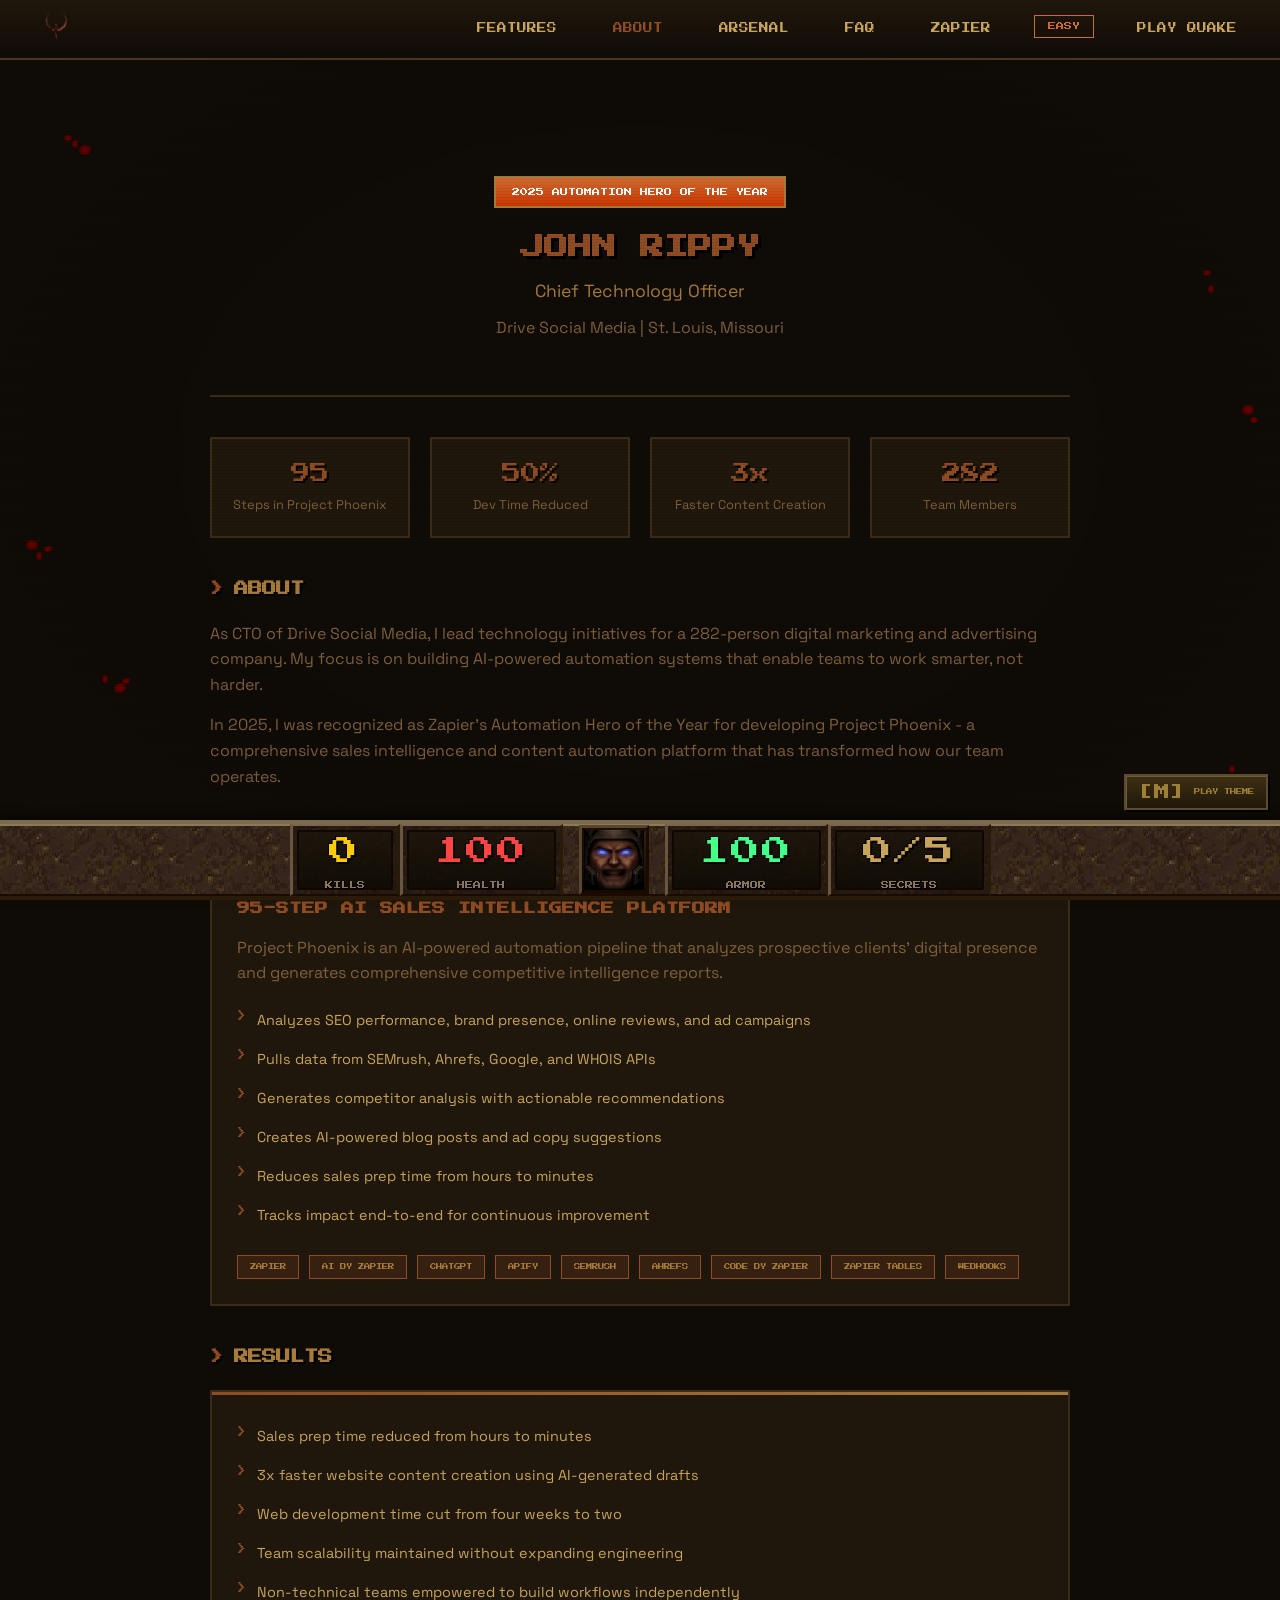
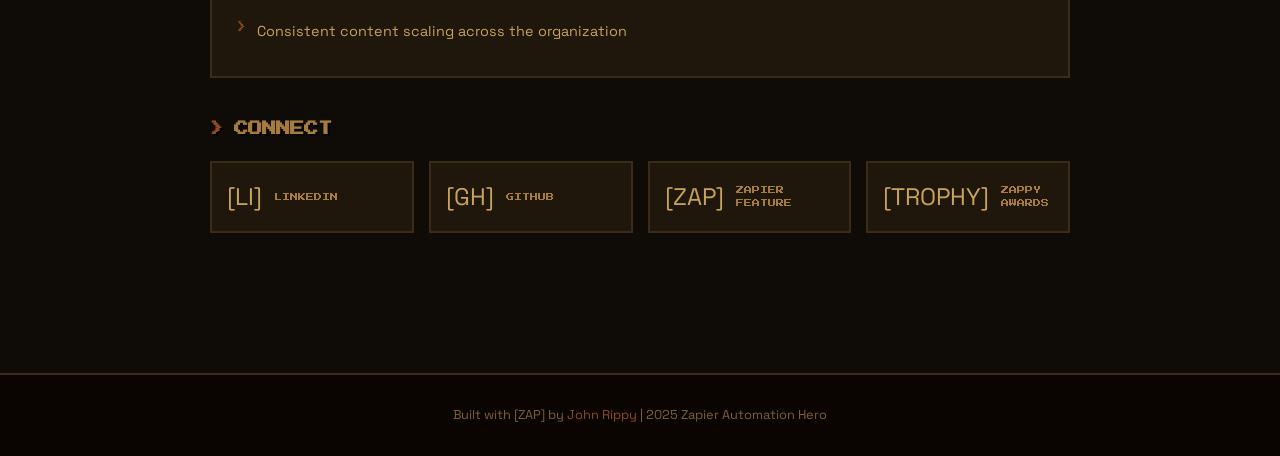
<file: about.html>
<!DOCTYPE html>
<html lang="en">
<head>
    <meta charset="UTF-8">
    <meta name="viewport" content="width=device-width, initial-scale=1.0">
    <title>About John Rippy | Zap Arsenal</title>
    <meta name="description" content="John Rippy - CTO at Drive Social Media and 2025 Zapier Automation Hero of the Year. Creator of Project Phoenix, a 95-step AI automation pipeline.">
    <link rel="icon" type="image/jpeg" href="images/quake-box-art.jpg">
    <link rel="preconnect" href="https://fonts.googleapis.com">
    <link href="https://fonts.googleapis.com/css2?family=Press+Start+2P&family=Space+Grotesk:wght@400;500;600;700&display=swap" rel="stylesheet">
    <link rel="stylesheet" href="css/quake-hud.css">
    <style>
        :root {
            /* Authentic Quake 1 Color Palette from Lospec */
            --bg-dark: #0f0b07;
            --bg-card: #1f170b;
            --bg-medium: #271b0f;
            --accent-orange: #8f4b23;
            --accent-brown: #4b371b;
            --accent-gold: #a77b3b;
            --accent-red: #8b0000;
            --text-primary: #c7a35b;
            --text-secondary: #7f5f3b;
            --border: #3b2b17;
            --zapier-orange: #cf6b2f;
        }
        * { margin: 0; padding: 0; box-sizing: border-box; }
        html { scroll-behavior: smooth; }
        body {
            font-family: 'Space Grotesk', sans-serif;
            background: var(--bg-dark);
            color: var(--text-primary);
            line-height: 1.6;
            min-height: 100vh;
        }

        /* Navigation */
        .nav {
            position: fixed;
            top: 0;
            left: 0;
            width: 100%;
            height: 60px;
            background: linear-gradient(180deg, #1f170b 0%, #0f0b07 100%);
            border-bottom: 2px solid #4b371b;
            z-index: 10000;
            display: flex;
            justify-content: space-between;
            align-items: center;
            padding: 0 30px;
        }
        .nav-logo {
            display: flex;
            align-items: center;
            text-decoration: none;
        }
        .nav-logo img {
            height: 40px;
            width: auto;
        }
        .nav-links {
            display: flex;
            gap: 30px;
        }
        .nav-link {
            font-family: 'Press Start 2P', cursive;
            font-size: 0.6rem;
            color: var(--text-primary);
            text-decoration: none;
            transition: all 0.2s;
            padding: 8px 12px;
            border: 1px solid transparent;
        }
        .nav-link:hover {
            color: var(--accent-orange);
            border-color: var(--accent-orange);
        }

        /* CRT Effects */
        .crt-overlay {
            position: fixed;
            top: 0;
            left: 0;
            width: 100%;
            height: 100%;
            pointer-events: none;
            z-index: 9998;
            background: repeating-linear-gradient(
                0deg,
                rgba(0, 0, 0, 0.2),
                rgba(0, 0, 0, 0.2) 1px,
                transparent 1px,
                transparent 3px
            );
            opacity: 0.5;
        }

        /* Blood Vignette */
        .vignette {
            position: fixed;
            top: 0;
            left: 0;
            width: 100%;
            height: 100%;
            pointer-events: none;
            z-index: 9997;
            background: radial-gradient(ellipse at center, transparent 40%, rgba(80, 20, 10, 0.4) 100%);
            transition: all 0.3s ease;
        }

        /* Nightmare vignette effect - intense blood red */
        .vignette.nightmare {
            background: radial-gradient(ellipse at center, transparent 20%, rgba(139, 0, 0, 0.6) 100%) !important;
            animation: nightmareVignette 2s ease-in-out infinite;
        }

        @keyframes nightmareVignette {
            0%, 100% { opacity: 1; }
            50% { opacity: 0.7; }
        }

        /* Hard/Nightmare CRT effect */
        .crt-overlay.hard {
            opacity: 0.7;
        }
        .crt-overlay.nightmare {
            opacity: 0.8;
            animation: nightmareCRT 0.1s infinite;
        }

        @keyframes nightmareCRT {
            0%, 100% { background-position: 0 0; }
            50% { background-position: 0 1px; }
        }

        /* Screen shake for nightmare selection */
        @keyframes shake {
            0%, 100% { transform: translateX(0); }
            25% { transform: translateX(-5px); }
            75% { transform: translateX(5px); }
        }
        body.shake {
            animation: shake 0.1s ease-in-out 4;
        }

        /* Pain Flash */
        .pain-flash {
            position: fixed;
            top: 0;
            left: 0;
            width: 100%;
            height: 100%;
            pointer-events: none;
            z-index: 9996;
            background: rgba(139, 0, 0, 0);
            transition: background 0.1s;
        }
        .pain-flash.active {
            background: rgba(139, 0, 0, 0.4);
        }

        /* Main Content */
        main {
            padding-top: 80px;
            padding-bottom: 100px;
            max-width: 900px;
            margin: 0 auto;
            padding-left: 20px;
            padding-right: 20px;
        }

        /* Hero Section */
        .hero {
            text-align: center;
            padding: 40px 0;
            border-bottom: 2px solid var(--border);
            margin-bottom: 40px;
        }
        .hero-badge {
            display: inline-block;
            font-family: 'Press Start 2P', cursive;
            font-size: 0.5rem;
            background: linear-gradient(180deg, var(--zapier-orange) 0%, #cc3500 100%);
            color: #fff;
            padding: 8px 16px;
            margin-bottom: 20px;
            border: 2px solid var(--accent-gold);
        }
        .hero h1 {
            font-family: 'Press Start 2P', cursive;
            font-size: 1.5rem;
            color: var(--accent-orange);
            text-shadow: 3px 3px 0 #000;
            margin-bottom: 10px;
        }
        .hero-title {
            font-size: 1.1rem;
            color: var(--accent-gold);
            margin-bottom: 10px;
        }
        .hero-company {
            color: var(--text-secondary);
            font-size: 1rem;
        }

        /* Stats Grid */
        .stats-grid {
            display: grid;
            grid-template-columns: repeat(auto-fit, minmax(150px, 1fr));
            gap: 20px;
            margin: 40px 0;
        }
        .stat-card {
            background: var(--bg-card);
            border: 2px solid var(--border);
            padding: 20px;
            text-align: center;
        }
        .stat-value {
            font-family: 'Press Start 2P', cursive;
            font-size: 1.2rem;
            color: var(--accent-orange);
            text-shadow: 2px 2px 0 #000;
        }
        .stat-label {
            font-size: 0.8rem;
            color: var(--text-secondary);
            margin-top: 5px;
        }

        /* Content Sections */
        section {
            margin-bottom: 40px;
        }
        section h2 {
            font-family: 'Press Start 2P', cursive;
            font-size: 0.9rem;
            color: var(--accent-gold);
            margin-bottom: 20px;
            text-shadow: 2px 2px 0 #000;
            display: flex;
            align-items: center;
            gap: 10px;
        }
        section h2::before {
            content: '>';
            color: var(--accent-orange);
        }
        section p {
            color: var(--text-secondary);
            font-size: 1rem;
            margin-bottom: 15px;
        }

        /* Project Card */
        .project-card {
            background: var(--bg-card);
            border: 2px solid var(--border);
            padding: 25px;
            margin-bottom: 20px;
            position: relative;
            overflow: hidden;
        }
        .project-card::before {
            content: '';
            position: absolute;
            top: 0;
            left: 0;
            width: 100%;
            height: 3px;
            background: linear-gradient(90deg, var(--accent-orange), var(--accent-gold));
        }
        .project-card h3 {
            font-family: 'Press Start 2P', cursive;
            font-size: 0.8rem;
            color: var(--accent-orange);
            margin-bottom: 15px;
        }
        .project-card p {
            color: var(--text-secondary);
            margin-bottom: 15px;
        }
        .project-features {
            list-style: none;
            padding: 0;
        }
        .project-features li {
            color: var(--text-primary);
            padding: 8px 0;
            padding-left: 20px;
            position: relative;
            font-size: 0.9rem;
        }
        .project-features li::before {
            content: '>';
            position: absolute;
            left: 0;
            color: var(--accent-orange);
            font-family: 'Press Start 2P', cursive;
            font-size: 0.6rem;
        }

        /* Tech Stack */
        .tech-stack {
            display: flex;
            flex-wrap: wrap;
            gap: 10px;
            margin-top: 20px;
        }
        .tech-tag {
            font-family: 'Press Start 2P', cursive;
            font-size: 0.4rem;
            background: rgba(143, 75, 35, 0.2);
            color: var(--accent-gold);
            padding: 6px 12px;
            border: 1px solid var(--accent-orange);
        }

        /* Links */
        .links-grid {
            display: grid;
            grid-template-columns: repeat(auto-fit, minmax(200px, 1fr));
            gap: 15px;
            margin-top: 20px;
        }
        .link-card {
            display: flex;
            align-items: center;
            gap: 12px;
            background: var(--bg-card);
            border: 2px solid var(--border);
            padding: 15px;
            text-decoration: none;
            color: var(--text-primary);
            transition: all 0.3s;
        }
        .link-card:hover {
            border-color: var(--accent-orange);
            transform: translateY(-2px);
        }
        .link-card span {
            font-size: 24px;
        }
        .link-text {
            font-family: 'Press Start 2P', cursive;
            font-size: 0.5rem;
            color: var(--accent-gold);
        }

        /* Footer */
        footer {
            background: #0a0500;
            padding: 30px 20px;
            text-align: center;
            border-top: 2px solid var(--border);
        }
        footer p {
            color: var(--text-secondary);
            font-size: 0.8rem;
        }
        footer a {
            color: var(--accent-orange);
            text-decoration: none;
        }

        /* ===== GIB SPRITES (CSS-based blood splatters) ===== */
        .gib-splatter {
            position: fixed;
            pointer-events: none;
            z-index: 50;
        }
        .gib-chunk {
            position: absolute;
            background: radial-gradient(ellipse at center, #8B0000 0%, #5a0000 60%, transparent 100%);
            border-radius: 50% 40% 50% 40%;
            opacity: 0.8;
        }
        .gib-1 {
            width: 8px;
            height: 6px;
            animation: gibFloat1 4s ease-in-out infinite;
        }
        .gib-2 {
            width: 12px;
            height: 10px;
            animation: gibFloat2 5s ease-in-out infinite;
        }
        .gib-3 {
            width: 6px;
            height: 8px;
            animation: gibFloat3 3.5s ease-in-out infinite;
        }
        @keyframes gibFloat1 {
            0%, 100% { transform: translate(0, 0) rotate(0deg); }
            50% { transform: translate(3px, -5px) rotate(10deg); }
        }
        @keyframes gibFloat2 {
            0%, 100% { transform: translate(0, 0) rotate(0deg); }
            50% { transform: translate(-4px, -3px) rotate(-15deg); }
        }
        @keyframes gibFloat3 {
            0%, 100% { transform: translate(0, 0) rotate(0deg); }
            50% { transform: translate(2px, -4px) rotate(5deg); }
        }
        /* Gib placement areas */
        .gib-area-1 { top: 15%; left: 5%; }
        .gib-area-2 { top: 45%; right: 3%; }
        .gib-area-3 { top: 75%; left: 8%; }
        .gib-area-4 { top: 30%; right: 6%; }
        .gib-area-5 { top: 60%; left: 2%; }
        .gib-area-6 { top: 85%; right: 4%; }

        @media (max-width: 768px) {
            .gib-splatter { display: none; }
        }
    </style>
</head>
<body>
    <!-- Music Player -->
    <audio id="quake-theme" loop>
        <source src="audio/quake-theme.mp3" type="audio/mpeg">
    </audio>

    <!-- Secret Popup -->
    <div class="secret-popup" id="secret-popup">
        <h3>SECRET FOUND!</h3>
        <p id="secret-message">You found a secret area!</p>
    </div>

    <!-- CRT Effects -->
    <div class="crt-overlay"></div>
    <div class="vignette"></div>
    <div class="pain-flash"></div>

    <!-- Gib Splatters -->
    <div class="gib-splatter gib-area-1">
        <div class="gib-chunk gib-1" style="top: 0; left: 0;"></div>
        <div class="gib-chunk gib-2" style="top: 10px; left: 15px;"></div>
        <div class="gib-chunk gib-3" style="top: 5px; left: 8px;"></div>
    </div>
    <div class="gib-splatter gib-area-2">
        <div class="gib-chunk gib-2" style="top: 0; left: 0;"></div>
        <div class="gib-chunk gib-1" style="top: 12px; left: 8px;"></div>
    </div>
    <div class="gib-splatter gib-area-3">
        <div class="gib-chunk gib-3" style="top: 0; left: 0;"></div>
        <div class="gib-chunk gib-2" style="top: 8px; left: 12px;"></div>
        <div class="gib-chunk gib-1" style="top: 3px; left: 20px;"></div>
    </div>
    <div class="gib-splatter gib-area-4">
        <div class="gib-chunk gib-1" style="top: 0; left: 0;"></div>
        <div class="gib-chunk gib-3" style="top: 15px; left: 5px;"></div>
    </div>
    <div class="gib-splatter gib-area-5">
        <div class="gib-chunk gib-2" style="top: 0; left: 0;"></div>
        <div class="gib-chunk gib-1" style="top: 6px; left: 18px;"></div>
        <div class="gib-chunk gib-3" style="top: 12px; left: 10px;"></div>
    </div>
    <div class="gib-splatter gib-area-6">
        <div class="gib-chunk gib-3" style="top: 0; left: 0;"></div>
        <div class="gib-chunk gib-2" style="top: 10px; left: 14px;"></div>
    </div>

    <!-- Navigation -->
    <nav class="nav">
        <a href="index.html" class="nav-logo"><img src="images/quake-logo.png" alt="Zap Arena"></a>
        <div class="nav-links">
            <a href="index.html#features" class="nav-link">FEATURES</a>
            <a href="about.html" class="nav-link" style="color: var(--accent-orange);">ABOUT</a>
            <a href="arsenal.html" class="nav-link">ARSENAL</a>
            <a href="faq.html" class="nav-link">FAQ</a>
            <a href="https://zapier.com" target="_blank" class="nav-link">ZAPIER</a>
            <div class="difficulty-selector">
                <button class="difficulty-btn" id="difficultyBtn">EASY</button>
                <div class="difficulty-menu" id="difficultyMenu">
                    <button class="difficulty-option active" data-difficulty="easy" data-armor="100">EASY - Full Armor</button>
                    <button class="difficulty-option" data-difficulty="normal" data-armor="50">NORMAL - Half Armor</button>
                    <button class="difficulty-option" data-difficulty="hard" data-armor="25">HARD - Quarter Armor</button>
                    <button class="difficulty-option" data-difficulty="nightmare" data-armor="0">NIGHTMARE - No Armor</button>
                </div>
            </div>
            <a href="play-quake.html" class="nav-link play-btn">PLAY QUAKE</a>
        </div>
    </nav>

    <!-- Main Content -->
    <main>
        <!-- Hero Section -->
        <section class="hero">
            <div class="hero-badge">2025 AUTOMATION HERO OF THE YEAR</div>
            <h1>JOHN RIPPY</h1>
            <p class="hero-title">Chief Technology Officer</p>
            <p class="hero-company">Drive Social Media | St. Louis, Missouri</p>
        </section>

        <!-- Stats -->
        <div class="stats-grid">
            <div class="stat-card">
                <div class="stat-value">95</div>
                <div class="stat-label">Steps in Project Phoenix</div>
            </div>
            <div class="stat-card">
                <div class="stat-value">50%</div>
                <div class="stat-label">Dev Time Reduced</div>
            </div>
            <div class="stat-card">
                <div class="stat-value">3x</div>
                <div class="stat-label">Faster Content Creation</div>
            </div>
            <div class="stat-card">
                <div class="stat-value">282</div>
                <div class="stat-label">Team Members</div>
            </div>
        </div>

        <!-- About Section -->
        <section>
            <h2>ABOUT</h2>
            <p>As CTO of Drive Social Media, I lead technology initiatives for a 282-person digital marketing and advertising company. My focus is on building AI-powered automation systems that enable teams to work smarter, not harder.</p>
            <p>In 2025, I was recognized as Zapier's Automation Hero of the Year for developing Project Phoenix - a comprehensive sales intelligence and content automation platform that has transformed how our team operates.</p>
        </section>

        <!-- Project Phoenix -->
        <section>
            <h2>PROJECT PHOENIX</h2>
            <div class="project-card">
                <h3>95-STEP AI SALES INTELLIGENCE PLATFORM</h3>
                <p>Project Phoenix is an AI-powered automation pipeline that analyzes prospective clients' digital presence and generates comprehensive competitive intelligence reports.</p>
                <ul class="project-features">
                    <li>Analyzes SEO performance, brand presence, online reviews, and ad campaigns</li>
                    <li>Pulls data from SEMrush, Ahrefs, Google, and WHOIS APIs</li>
                    <li>Generates competitor analysis with actionable recommendations</li>
                    <li>Creates AI-powered blog posts and ad copy suggestions</li>
                    <li>Reduces sales prep time from hours to minutes</li>
                    <li>Tracks impact end-to-end for continuous improvement</li>
                </ul>
                <div class="tech-stack">
                    <span class="tech-tag">ZAPIER</span>
                    <span class="tech-tag">AI BY ZAPIER</span>
                    <span class="tech-tag">CHATGPT</span>
                    <span class="tech-tag">APIFY</span>
                    <span class="tech-tag">SEMRUSH</span>
                    <span class="tech-tag">AHREFS</span>
                    <span class="tech-tag">CODE BY ZAPIER</span>
                    <span class="tech-tag">ZAPIER TABLES</span>
                    <span class="tech-tag">WEBHOOKS</span>
                </div>
            </div>
        </section>

        <!-- Results -->
        <section>
            <h2>RESULTS</h2>
            <div class="project-card">
                <ul class="project-features">
                    <li>Sales prep time reduced from hours to minutes</li>
                    <li>3x faster website content creation using AI-generated drafts</li>
                    <li>Web development time cut from four weeks to two</li>
                    <li>Team scalability maintained without expanding engineering</li>
                    <li>Non-technical teams empowered to build workflows independently</li>
                    <li>Consistent content scaling across the organization</li>
                </ul>
            </div>
        </section>

        <!-- Links -->
        <section>
            <h2>CONNECT</h2>
            <div class="links-grid">
                <a href="https://www.linkedin.com/in/johnrippy/" target="_blank" class="link-card">
                    <span>[LI]</span>
                    <div class="link-text">LINKEDIN</div>
                </a>
                <a href="https://github.com/johnrippy1980" target="_blank" class="link-card secret-area" data-secret="about-github" data-secret-msg="You found the code repository!">
                    <span>[GH]</span>
                    <div class="link-text">GITHUB</div>
                </a>
                <a href="https://zapier.com/blog/drive-social-media-scaling-sales-and-marketing/" target="_blank" class="link-card">
                    <span>[ZAP]</span>
                    <div class="link-text">ZAPIER FEATURE</div>
                </a>
                <a href="https://zapier.com/blog/zappy-awards-winners-2025/" target="_blank" class="link-card">
                    <span>[TROPHY]</span>
                    <div class="link-text">ZAPPY AWARDS</div>
                </a>
            </div>
        </section>
    </main>

    <!-- Music Player Button -->
    <div class="music-player">
        <button class="music-btn" id="music-btn">
            <span class="music-icon">[M]</span>
            <span id="music-text">PLAY THEME</span>
        </button>
    </div>

    <!-- Quake 1 Status Bar HUD -->
    <div class="quake-hud">
        <div class="hud-section">
            <div class="hud-stat">
                <div class="hud-value hud-kills" id="hudKills">0</div>
                <div class="hud-label">KILLS</div>
            </div>
        </div>
        <div class="hud-section">
            <div class="hud-stat">
                <div class="hud-value hud-health" id="hudHealth">100</div>
                <div class="hud-label">HEALTH</div>
            </div>
        </div>
        <div class="hud-face-container">
            <img src="images/ranger-face.png" class="hud-face" alt="Ranger" id="rangerFace">
        </div>
        <div class="hud-section">
            <div class="hud-stat">
                <div class="hud-value hud-armor" id="hudArmor">100</div>
                <div class="hud-label">ARMOR</div>
            </div>
        </div>
        <div class="hud-section">
            <div class="hud-stat">
                <div class="hud-value hud-secrets" id="hudSecrets">0/5</div>
                <div class="hud-label">SECRETS</div>
            </div>
        </div>
    </div>

    <!-- Footer -->
    <footer>
        <p>Built with [ZAP] by <a href="https://github.com/johnrippy1980" target="_blank">John Rippy</a> | 2025 Zapier Automation Hero</p>
    </footer>

    <script src="js/difficulty.js"></script>
    <script src="js/enemies.js"></script>
    <script src="js/secrets.js"></script>
</body>
</html>
</file>
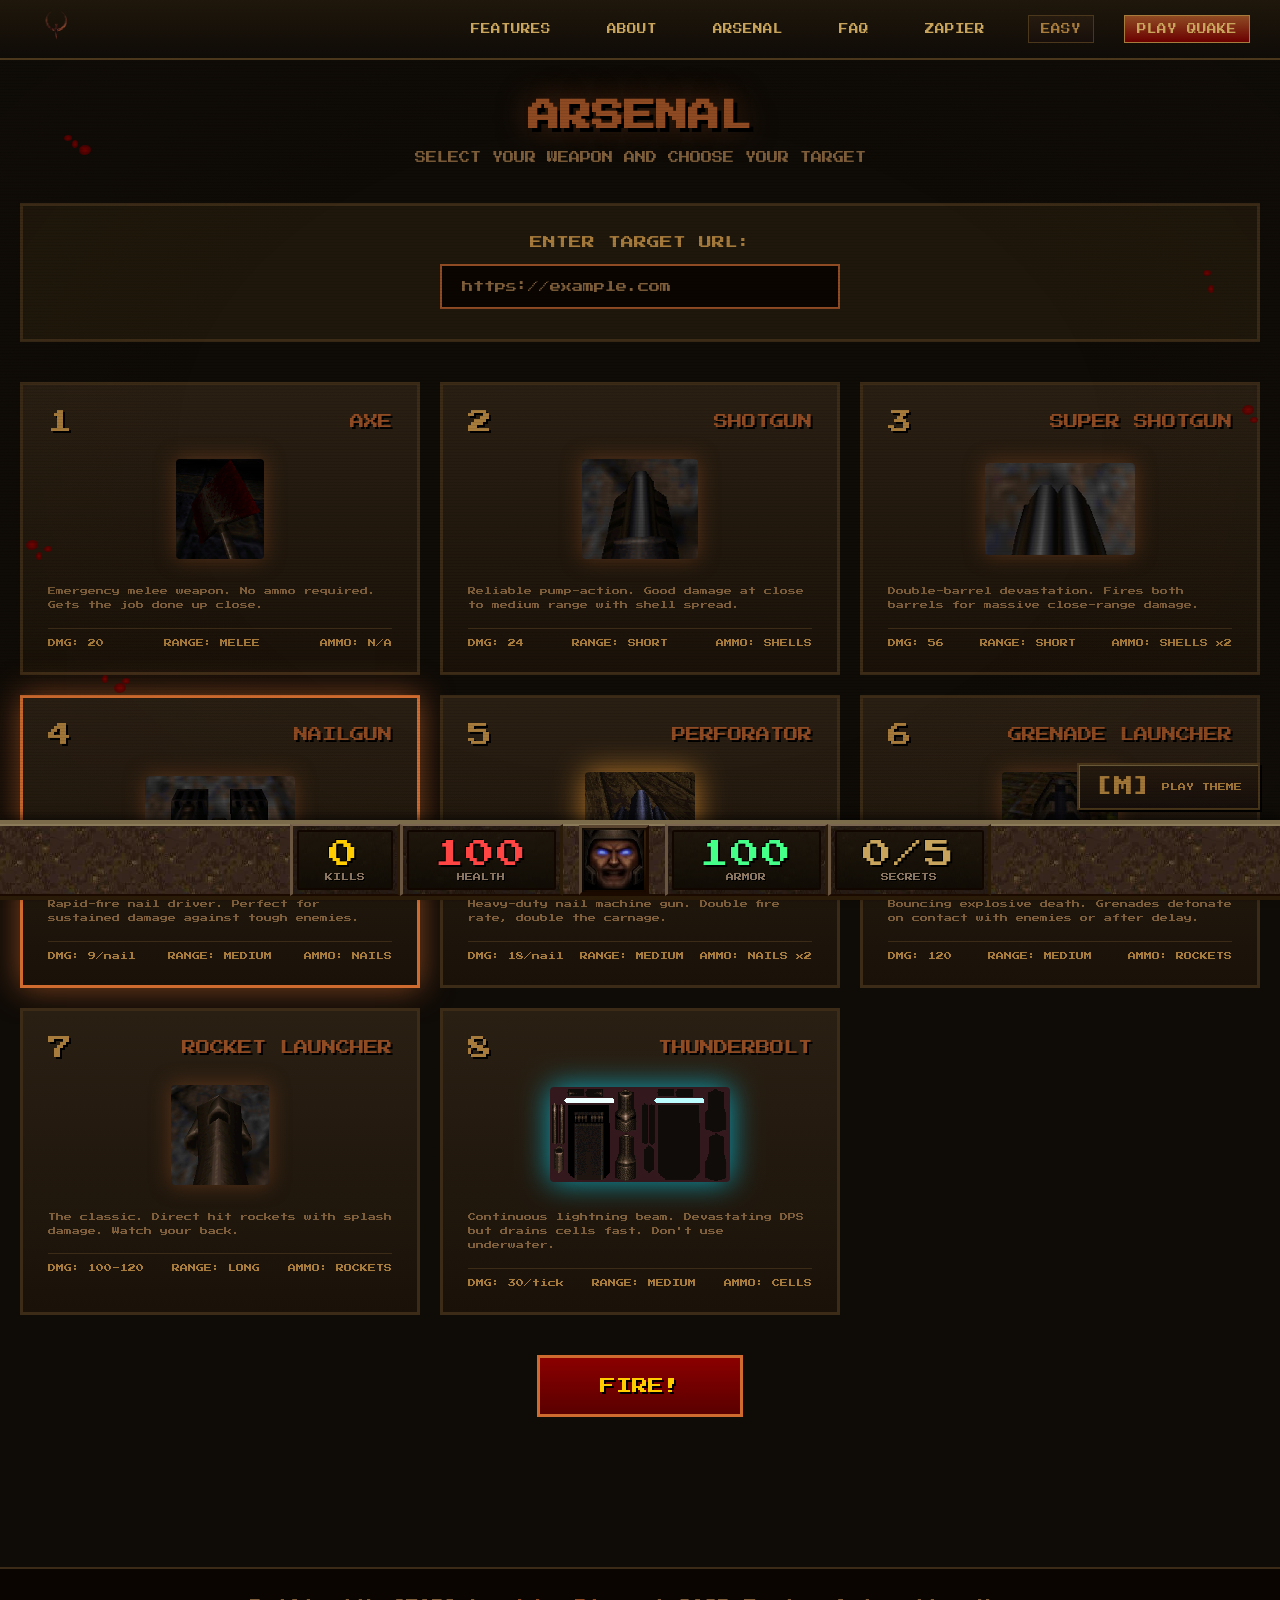
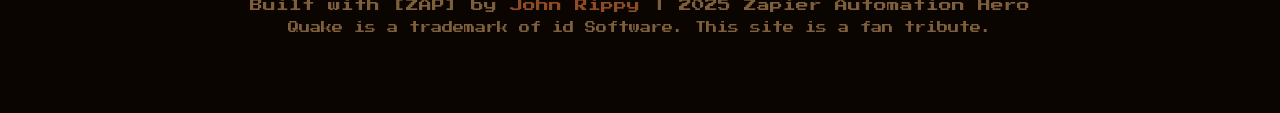
<file: arsenal.html>
<!DOCTYPE html>
<html lang="en">
<head>
    <meta charset="UTF-8">
    <meta name="viewport" content="width=device-width, initial-scale=1.0">
    <title>Arsenal | Zap Arena - Pick Your Weapon</title>
    <meta name="description" content="Choose your weapon from the Quake arsenal. 8 classic weapons including Axe, Shotgun, Nailgun, Grenade Launcher, Rocket Launcher, and Thunderbolt.">
    <meta name="keywords" content="Quake weapons, Zapier, automation, nailgun, rocket launcher, thunderbolt, arsenal">
    <meta name="author" content="John Rippy">
    <meta name="robots" content="index, follow">

    <!-- Canonical URL -->
    <link rel="canonical" href="https://zap-arsenal.vercel.app/arsenal.html">

    <!-- Open Graph / Facebook -->
    <meta property="og:type" content="website">
    <meta property="og:url" content="https://zap-arsenal.vercel.app/arsenal.html">
    <meta property="og:title" content="Arsenal | Zap Arena - Pick Your Weapon">
    <meta property="og:description" content="Choose your weapon from the Quake arsenal. Fire at URLs with authentic sounds and projectile effects.">
    <meta property="og:image" content="https://zap-arsenal.vercel.app/images/og-image.png">
    <meta property="og:site_name" content="Zap Arena">

    <!-- Twitter Card -->
    <meta name="twitter:card" content="summary_large_image">
    <meta name="twitter:url" content="https://zap-arsenal.vercel.app/arsenal.html">
    <meta name="twitter:title" content="Arsenal | Zap Arena - Pick Your Weapon">
    <meta name="twitter:description" content="Choose your weapon from the Quake arsenal. Fire at URLs with authentic sounds and projectile effects.">
    <meta name="twitter:image" content="https://zap-arsenal.vercel.app/images/og-image.png">

    <link rel="icon" type="image/jpeg" href="images/quake-box-art.jpg">
    <link rel="preconnect" href="https://fonts.googleapis.com">
    <link href="https://fonts.googleapis.com/css2?family=Press+Start+2P&display=swap" rel="stylesheet">
    <link rel="stylesheet" href="css/quake-hud.css">
    <style>
        :root {
            --bg-dark: #0f0b07;
            --bg-card: #1f170b;
            --accent-orange: #8f4b23;
            --accent-gold: #a77b3b;
            --accent-red: #8b0000;
            --text-primary: #c7a35b;
            --text-secondary: #7f5f3b;
            --border: #3b2b17;
        }
        * { margin: 0; padding: 0; box-sizing: border-box; }
        body {
            font-family: 'Press Start 2P', monospace;
            background: var(--bg-dark);
            color: var(--text-primary);
            min-height: 100vh;
            overflow-x: hidden;
        }

        /* CRT Scanlines */
        .crt-overlay {
            position: fixed;
            top: 0;
            left: 0;
            width: 100%;
            height: 100%;
            pointer-events: none;
            z-index: 9998;
            background: repeating-linear-gradient(
                0deg,
                rgba(0, 0, 0, 0.25),
                rgba(0, 0, 0, 0.25) 1px,
                transparent 1px,
                transparent 3px
            );
            opacity: 0.5;
        }

        /* Blood Vignette */
        .vignette {
            position: fixed;
            top: 0;
            left: 0;
            width: 100%;
            height: 100%;
            pointer-events: none;
            z-index: 9997;
            background: radial-gradient(ellipse at center, transparent 30%, rgba(80, 20, 10, 0.4) 100%);
        }

        /* Navigation */
        .nav {
            position: fixed;
            top: 0;
            left: 0;
            width: 100%;
            height: 60px;
            background: linear-gradient(180deg, #1f170b 0%, #0f0b07 100%);
            border-bottom: 2px solid #4b371b;
            z-index: 10000;
            display: flex;
            justify-content: space-between;
            align-items: center;
            padding: 0 30px;
        }
        .nav-logo {
            display: flex;
            align-items: center;
            text-decoration: none;
        }
        .nav-logo img {
            height: 40px;
            width: auto;
        }
        .nav-links {
            display: flex;
            gap: 30px;
        }
        .nav-link {
            font-family: 'Press Start 2P', cursive;
            font-size: 0.6rem;
            color: var(--text-primary);
            text-decoration: none;
            transition: all 0.2s;
            padding: 8px 12px;
            border: 1px solid transparent;
        }
        .nav-link:hover {
            color: var(--accent-orange);
            border-color: var(--accent-orange);
            background: rgba(143, 75, 35, 0.1);
        }

        /* Main Content */
        main {
            padding: 100px 20px 150px;
            max-width: 1400px;
            margin: 0 auto;
        }

        .page-title {
            text-align: center;
            font-size: 2rem;
            color: var(--accent-orange);
            text-shadow: 4px 4px 0 #000, 0 0 30px rgba(143, 75, 35, 0.5);
            margin-bottom: 20px;
        }

        .page-subtitle {
            text-align: center;
            font-size: 0.7rem;
            color: var(--text-secondary);
            margin-bottom: 40px;
        }

        /* Target URL Input */
        .target-section {
            background: var(--bg-card);
            border: 3px solid var(--border);
            padding: 30px;
            margin-bottom: 40px;
            text-align: center;
        }
        .target-label {
            font-size: 0.8rem;
            color: var(--accent-gold);
            margin-bottom: 15px;
            display: block;
        }
        .target-input-container {
            display: flex;
            gap: 10px;
            justify-content: center;
            align-items: center;
            flex-wrap: wrap;
        }
        .target-input {
            font-family: 'Press Start 2P', monospace;
            font-size: 0.7rem;
            padding: 15px 20px;
            background: #0a0500;
            border: 2px solid var(--accent-orange);
            color: var(--text-primary);
            width: 400px;
            max-width: 100%;
        }
        .target-input:focus {
            outline: none;
            box-shadow: 0 0 20px rgba(143, 75, 35, 0.5);
        }
        .target-input::placeholder {
            color: var(--text-secondary);
        }

        /* Weapon Grid */
        .weapon-grid {
            display: grid;
            grid-template-columns: repeat(auto-fit, minmax(300px, 1fr));
            gap: 20px;
        }

        .weapon-card {
            background: linear-gradient(180deg, #2a1f13 0%, #1a1209 100%);
            border: 3px solid var(--border);
            padding: 25px;
            cursor: pointer;
            transition: all 0.3s;
            position: relative;
            overflow: hidden;
        }
        .weapon-card::before {
            content: '';
            position: absolute;
            top: 0;
            left: 0;
            width: 100%;
            height: 4px;
            background: linear-gradient(90deg, transparent, var(--accent-orange), transparent);
            opacity: 0;
            transition: opacity 0.3s;
        }
        .weapon-card:hover {
            border-color: var(--accent-orange);
            transform: translateY(-5px);
            box-shadow: 0 10px 40px rgba(143, 75, 35, 0.4);
        }
        .weapon-card:hover::before {
            opacity: 1;
        }
        .weapon-card.selected {
            border-color: #cf6b2f;
            box-shadow: 0 0 30px rgba(207, 107, 47, 0.6);
        }
        .weapon-card.firing {
            animation: weaponRecoil 0.15s ease-out;
        }
        @keyframes weaponRecoil {
            0% { transform: translateY(-5px); }
            50% { transform: translateY(-5px) translateX(-3px); }
            100% { transform: translateY(-5px); }
        }

        .weapon-header {
            display: flex;
            justify-content: space-between;
            align-items: center;
            margin-bottom: 15px;
        }
        .weapon-slot {
            font-size: 1.5rem;
            color: var(--accent-gold);
            text-shadow: 2px 2px 0 #000;
        }
        .weapon-name {
            font-size: 0.9rem;
            color: var(--accent-orange);
            text-shadow: 2px 2px 0 #000;
        }

        .weapon-visual {
            height: 120px;
            display: flex;
            align-items: center;
            justify-content: center;
            margin-bottom: 15px;
            position: relative;
        }

        /* CSS Weapon Sprites */
        .weapon-sprite {
            font-size: 4rem;
            filter: drop-shadow(0 0 10px rgba(143, 75, 35, 0.5));
            transition: transform 0.2s;
        }
        .weapon-card:hover .weapon-sprite {
            transform: scale(1.1);
        }

        .weapon-desc {
            font-size: 0.5rem;
            color: var(--text-secondary);
            line-height: 1.8;
            margin-bottom: 15px;
        }

        .weapon-stats {
            display: flex;
            justify-content: space-between;
            font-size: 0.5rem;
            color: var(--accent-gold);
            border-top: 1px solid var(--border);
            padding-top: 10px;
        }

        /* Projectile Animation Container */
        .projectile-layer {
            position: fixed;
            top: 0;
            left: 0;
            width: 100%;
            height: 100%;
            pointer-events: none;
            z-index: 9995;
            overflow: hidden;
        }

        /* Projectile Styles */
        .projectile {
            position: absolute;
            pointer-events: none;
        }

        /* Axe Swing */
        .axe-swing {
            width: 100px;
            height: 100px;
            border: 4px solid #8B7355;
            border-radius: 50%;
            border-top-color: transparent;
            border-left-color: transparent;
            animation: axeSwing 0.3s ease-out forwards;
        }
        @keyframes axeSwing {
            0% { transform: rotate(0deg) scale(0.5); opacity: 1; }
            100% { transform: rotate(180deg) scale(1.5); opacity: 0; }
        }

        /* Shotgun Pellets */
        .pellet {
            width: 6px;
            height: 6px;
            background: #FFD700;
            border-radius: 50%;
            box-shadow: 0 0 10px #FFD700;
            animation: projectileFly 0.7s linear forwards;
        }

        /* Nails */
        .nail {
            width: 20px;
            height: 6px;
            background: linear-gradient(90deg, #8B7355 0%, #5D4E37 50%, #3D3225 100%);
            border-radius: 0 2px 2px 0;
            box-shadow: 0 0 8px rgba(207, 107, 47, 0.6);
            animation: projectileFly 0.6s linear forwards;
            transform: rotate(var(--angle, 0deg));
        }
        .nail::before {
            content: '';
            position: absolute;
            left: -4px;
            top: 50%;
            transform: translateY(-50%);
            border: 4px solid transparent;
            border-right: 5px solid #8B7355;
        }

        /* Grenade */
        .grenade {
            width: 16px;
            height: 16px;
            background: radial-gradient(circle at 30% 30%, #5a5a5a, #2a2a2a);
            border-radius: 50%;
            box-shadow: 0 0 10px rgba(100, 100, 100, 0.5);
            animation: grenadeBounce 0.8s ease-out forwards;
        }
        @keyframes grenadeBounce {
            0% { transform: translate(0, 0) rotate(0deg); }
            30% { transform: translate(calc(var(--end-x, 200px) * 0.3), calc(var(--end-y, 50px) * 0.3 - 80px)) rotate(180deg); }
            50% { transform: translate(calc(var(--end-x, 350px) * 0.5), calc(var(--end-y, 20px) * 0.5 - 40px)) rotate(360deg); }
            70% { transform: translate(calc(var(--end-x, 500px) * 0.7), calc(var(--end-y, 60px) * 0.7 - 20px)) rotate(540deg); }
            100% { transform: translate(var(--end-x, 700px), var(--end-y, 0)) rotate(720deg) scale(3); opacity: 0; }
        }

        /* Rocket */
        .rocket {
            width: 30px;
            height: 12px;
            background: linear-gradient(90deg, #4a4a4a, #6a6a6a, #4a4a4a);
            border-radius: 0 6px 6px 0;
            position: relative;
            animation: projectileFly 0.8s linear forwards;
            transform: rotate(var(--angle, 0deg));
        }
        .rocket::before {
            content: '';
            position: absolute;
            left: -15px;
            top: 50%;
            transform: translateY(-50%);
            width: 20px;
            height: 20px;
            background: radial-gradient(circle, #ff6600, #ff3300, transparent);
            border-radius: 50%;
            animation: rocketFlame 0.1s infinite;
        }
        @keyframes rocketFlame {
            0%, 100% { transform: translateY(-50%) scale(1); }
            50% { transform: translateY(-50%) scale(1.2); }
        }

        /* Lightning */
        .lightning {
            height: 4px;
            background: linear-gradient(90deg, #00ffff, #ffffff, #00ffff);
            box-shadow: 0 0 20px #00ffff, 0 0 40px #00ffff;
            animation: lightningZap 0.3s ease-out forwards;
            transform-origin: left center;
            transform: rotate(var(--angle, 0deg));
        }
        @keyframes lightningZap {
            0% { opacity: 1; width: 0; }
            30% { opacity: 1; width: 800px; }
            100% { opacity: 0; width: 800px; }
        }

        /* Universal projectile fly animation using CSS variables */
        @keyframes projectileFly {
            0% {
                opacity: 1;
                transform: translate(0, 0) rotate(var(--angle, 0deg));
            }
            100% {
                opacity: 0;
                transform: translate(var(--end-x, 800px), var(--end-y, 0)) rotate(var(--angle, 0deg));
            }
        }

        /* Muzzle Flash */
        .muzzle-flash {
            position: absolute;
            width: 60px;
            height: 60px;
            background: radial-gradient(circle, rgba(255, 200, 100, 0.9) 0%, rgba(255, 150, 50, 0.6) 40%, transparent 70%);
            border-radius: 50%;
            animation: muzzleFlash 0.1s ease-out forwards;
        }
        @keyframes muzzleFlash {
            0% { transform: scale(0.5); opacity: 1; }
            100% { transform: scale(1.5); opacity: 0; }
        }

        /* Explosion */
        .explosion {
            width: 100px;
            height: 100px;
            background: radial-gradient(circle, #ffff00 0%, #ff6600 30%, #ff0000 60%, transparent 70%);
            border-radius: 50%;
            animation: explode 0.4s ease-out forwards;
        }
        @keyframes explode {
            0% { transform: scale(0.3); opacity: 1; }
            50% { transform: scale(1.5); opacity: 0.8; }
            100% { transform: scale(2); opacity: 0; }
        }

        /* Screen Effects */
        .screen-flash {
            position: fixed;
            top: 0;
            left: 0;
            width: 100%;
            height: 100%;
            pointer-events: none;
            z-index: 9999;
            opacity: 0;
            transition: opacity 0.05s;
        }
        .screen-flash.active {
            opacity: 1;
        }
        .screen-flash.yellow {
            background: rgba(255, 200, 0, 0.3);
        }
        .screen-flash.orange {
            background: rgba(255, 100, 0, 0.3);
        }
        .screen-flash.blue {
            background: rgba(0, 200, 255, 0.4);
        }

        /* Fire Button */
        .fire-section {
            text-align: center;
            margin-top: 40px;
        }
        .fire-button {
            font-family: 'Press Start 2P', monospace;
            font-size: 1rem;
            padding: 20px 60px;
            background: linear-gradient(180deg, #8b0000 0%, #5a0000 100%);
            color: #ffcc00;
            border: 3px solid #cf6b2f;
            cursor: pointer;
            transition: all 0.3s;
            text-shadow: 2px 2px 0 #000;
        }
        .fire-button:hover {
            transform: scale(1.05);
            box-shadow: 0 0 40px rgba(139, 0, 0, 0.8);
        }
        .fire-button:disabled {
            opacity: 0.5;
            cursor: not-allowed;
            transform: none;
        }

        /* Damage Report - Fixed position overlay */
        .damage-report {
            position: fixed;
            top: 50%;
            left: 50%;
            transform: translate(-50%, -50%);
            padding: 30px 50px;
            background: rgba(15, 11, 7, 0.95);
            border: 4px solid var(--accent-orange);
            box-shadow: 0 0 50px rgba(143, 75, 35, 0.8), inset 0 0 30px rgba(0, 0, 0, 0.5);
            z-index: 9996;
            display: none;
            text-align: center;
        }
        .damage-report.show {
            display: block;
            animation: damagePopIn 0.3s ease-out;
        }
        @keyframes damagePopIn {
            0% { opacity: 0; transform: translate(-50%, -50%) scale(0.5); }
            50% { transform: translate(-50%, -50%) scale(1.1); }
            100% { opacity: 1; transform: translate(-50%, -50%) scale(1); }
        }
        .damage-title {
            font-size: 1rem;
            color: #ff0000;
            text-shadow: 2px 2px 0 #000, 0 0 20px rgba(255, 0, 0, 0.5);
            margin-bottom: 10px;
        }
        .damage-text {
            font-size: 0.6rem;
            color: var(--text-secondary);
            line-height: 2;
        }
        .damage-amount {
            font-size: 3rem;
            color: #ffcc00;
            text-shadow: 3px 3px 0 #000, 0 0 30px rgba(255, 200, 0, 0.5);
            margin: 15px 0;
        }
        .damage-amount.critical {
            color: #ff0000;
            animation: criticalPulse 0.3s ease-out 3;
        }
        @keyframes criticalPulse {
            0%, 100% { transform: scale(1); }
            50% { transform: scale(1.1); }
        }

        /* Weapon Images */
        .weapon-img {
            max-width: 150px;
            max-height: 100px;
            image-rendering: pixelated;
            filter: drop-shadow(0 0 10px rgba(143, 75, 35, 0.5));
            border-radius: 4px;
        }
        .weapon-card:hover .weapon-img {
            transform: scale(1.1);
            transition: transform 0.2s;
        }
        .perforator-img {
            filter: drop-shadow(0 0 15px rgba(255, 150, 50, 0.7)) brightness(1.1);
        }
        .thunderbolt-img {
            filter: drop-shadow(0 0 15px rgba(0, 200, 255, 0.7)) brightness(1.1);
            max-width: 180px;
            max-height: 120px;
        }

        /* SECRET #4: n8n Gib Shower - Quake-style bloody meat chunks */
        .gib {
            position: fixed;
            pointer-events: none;
            z-index: 9999;
            background: radial-gradient(ellipse at 30% 30%, #8B0000 0%, #5a0000 40%, #3a0000 70%, #2a0000 100%);
            border-radius: 40% 60% 50% 50%;
            box-shadow:
                inset -2px -2px 4px rgba(0, 0, 0, 0.5),
                inset 2px 2px 4px rgba(180, 50, 50, 0.3),
                0 0 8px rgba(139, 0, 0, 0.6);
            animation: gibFall linear forwards;
        }
        .gib::before {
            content: '';
            position: absolute;
            top: 20%;
            left: 20%;
            width: 30%;
            height: 30%;
            background: radial-gradient(circle, rgba(200, 80, 80, 0.6) 0%, transparent 70%);
            border-radius: 50%;
        }
        @keyframes gibFall {
            0% {
                opacity: 1;
                transform: translateX(0) translateY(0) rotate(0deg) scale(1);
            }
            50% {
                opacity: 1;
                transform: translateX(calc(var(--end-x) * 0.6)) translateY(calc(var(--end-y) * -0.3)) rotate(360deg) scale(1.1);
            }
            100% {
                opacity: 0.8;
                transform: translateX(var(--end-x)) translateY(var(--end-y)) rotate(720deg) scale(0.6);
            }
        }
        .gib-splat {
            position: fixed;
            pointer-events: none;
            z-index: 9990;
            width: 30px;
            height: 10px;
            background: radial-gradient(ellipse, #8B0000 0%, #5a0000 50%, transparent 70%);
            border-radius: 50%;
            animation: splatFade 2s ease-out forwards;
        }
        @keyframes splatFade {
            0% { opacity: 0.8; transform: scale(1); }
            100% { opacity: 0; transform: scale(1.5); }
        }
        .secret-banner {
            position: fixed;
            top: 50%;
            left: 50%;
            transform: translate(-50%, -50%);
            background: rgba(139, 0, 0, 0.95);
            border: 4px solid #ffcc00;
            padding: 30px 60px;
            z-index: 10001;
            text-align: center;
            box-shadow: 0 0 100px rgba(255, 0, 0, 0.8), inset 0 0 50px rgba(0, 0, 0, 0.5);
            animation: secretReveal 0.5s ease-out;
            display: none;
        }
        .secret-banner.show {
            display: block;
        }
        @keyframes secretReveal {
            0% { opacity: 0; transform: translate(-50%, -50%) scale(0.3); }
            50% { transform: translate(-50%, -50%) scale(1.1); }
            100% { opacity: 1; transform: translate(-50%, -50%) scale(1); }
        }
        .secret-banner h2 {
            font-size: 1.5rem;
            color: #ffcc00;
            text-shadow: 3px 3px 0 #000, 0 0 30px rgba(255, 200, 0, 0.8);
            margin-bottom: 10px;
        }
        .secret-banner p {
            font-size: 0.6rem;
            color: #ff6666;
            margin-bottom: 5px;
        }
        .secret-banner .secret-count {
            font-size: 0.8rem;
            color: #ffffff;
            margin-top: 15px;
        }
        .barrel-explosion {
            position: fixed;
            width: 200px;
            height: 200px;
            background: radial-gradient(circle, #ffff00 0%, #ff6600 20%, #ff0000 40%, #8B0000 60%, transparent 70%);
            border-radius: 50%;
            pointer-events: none;
            z-index: 9998;
            animation: barrelExplode 0.6s ease-out forwards;
        }
        @keyframes barrelExplode {
            0% { transform: translate(-50%, -50%) scale(0.2); opacity: 1; }
            30% { transform: translate(-50%, -50%) scale(2); opacity: 1; }
            100% { transform: translate(-50%, -50%) scale(3); opacity: 0; }
        }
        .screen-flash.red {
            background: rgba(139, 0, 0, 0.5);
        }

        /* Footer */
        footer {
            background: #0a0500;
            padding: 30px 20px 80px 20px;
            text-align: center;
            border-top: 2px solid var(--border);
        }
        footer p {
            color: var(--text-secondary);
            font-size: 0.8rem;
        }
        footer a {
            color: var(--accent-orange);
            text-decoration: none;
        }
        footer a:hover {
            text-decoration: underline;
        }

        /* Music Player */
        .music-player {
            position: fixed;
            bottom: 90px;
            right: 20px;
            z-index: 1002;
        }
        .music-btn {
            display: flex;
            align-items: center;
            gap: 10px;
            font-family: 'Press Start 2P', cursive;
            font-size: 0.5rem;
            padding: 12px 16px;
            background: linear-gradient(180deg, #271b0f 0%, #170f0b 100%);
            color: #a77b3b;
            border: 2px solid #4b371b;
            cursor: pointer;
            transition: all 0.3s;
        }
        .music-btn:hover {
            border-color: #8f4b23;
            box-shadow: 0 0 20px rgba(143, 75, 35, 0.4);
        }
        .music-btn.playing {
            border-color: #cf6b2f;
            animation: musicPulse 1s ease-in-out infinite;
        }
        .music-icon {
            font-size: 1.2rem;
        }
        @keyframes musicPulse {
            0%, 100% { box-shadow: 0 0 10px rgba(143, 75, 35, 0.4); }
            50% { box-shadow: 0 0 25px rgba(207, 107, 47, 0.8); }
        }

        /* Difficulty Selector */
        .difficulty-selector {
            position: relative;
        }
        .difficulty-btn {
            font-family: 'Press Start 2P', cursive;
            font-size: 0.6rem;
            padding: 8px 12px;
            background: linear-gradient(180deg, #271b0f 0%, #170f0b 100%);
            color: #a77b3b;
            border: 1px solid #4b371b;
            cursor: pointer;
            transition: all 0.2s;
        }
        .difficulty-btn:hover {
            border-color: var(--accent-orange);
            background: rgba(143, 75, 35, 0.1);
        }
        .difficulty-menu {
            position: absolute;
            top: 100%;
            right: 0;
            background: #1f170b;
            border: 2px solid #4b371b;
            display: none;
            flex-direction: column;
            min-width: 200px;
            z-index: 10001;
        }
        .difficulty-menu.show {
            display: flex;
        }
        .difficulty-option {
            font-family: 'Press Start 2P', cursive;
            font-size: 0.5rem;
            padding: 12px 15px;
            background: transparent;
            color: var(--text-secondary);
            border: none;
            border-bottom: 1px solid #3b2b17;
            cursor: pointer;
            text-align: left;
            transition: all 0.2s;
        }
        .difficulty-option:hover {
            background: rgba(143, 75, 35, 0.2);
            color: var(--text-primary);
        }
        .difficulty-option.active {
            background: rgba(143, 75, 35, 0.3);
            color: var(--accent-orange);
        }
        .difficulty-option:last-child {
            border-bottom: none;
        }

        /* Nav play button styling */
        .nav-link.play-btn {
            background: linear-gradient(180deg, #8f4b23 0%, #6b0000 100%);
            color: #c7a35b;
            border-color: #a77b3b;
        }
        .nav-link.play-btn:hover {
            transform: scale(1.05);
            box-shadow: 0 0 20px rgba(143, 75, 35, 0.5);
        }

        /* Pain flash effect */
        .pain-flash {
            position: fixed;
            top: 0;
            left: 0;
            width: 100%;
            height: 100%;
            pointer-events: none;
            z-index: 9996;
            background: rgba(139, 0, 0, 0);
            transition: background 0.1s;
        }
        .pain-flash.active {
            background: rgba(139, 0, 0, 0.4);
        }

        /* Nightmare mode effects */
        @keyframes nightmarePulse {
            0%, 100% {
                background: radial-gradient(ellipse at center, transparent 15%, rgba(139, 0, 0, 0.5) 100%);
            }
            50% {
                background: radial-gradient(ellipse at center, transparent 10%, rgba(180, 0, 0, 0.6) 100%);
            }
        }
        .vignette.nightmare {
            animation: nightmarePulse 2s ease-in-out infinite;
        }
        .crt-overlay.hard {
            opacity: 0.7;
        }
        .crt-overlay.nightmare {
            opacity: 0.85;
            background: repeating-linear-gradient(
                0deg,
                rgba(0, 0, 0, 0.4),
                rgba(0, 0, 0, 0.4) 1px,
                transparent 1px,
                transparent 2px
            );
        }

        /* Screen shake */
        @keyframes screenShake {
            0%, 100% { transform: translate(0, 0); }
            10% { transform: translate(-3px, -2px); }
            20% { transform: translate(3px, 2px); }
            30% { transform: translate(-2px, 3px); }
            40% { transform: translate(2px, -3px); }
            50% { transform: translate(-3px, 2px); }
            60% { transform: translate(3px, -2px); }
            70% { transform: translate(-2px, -3px); }
            80% { transform: translate(2px, 3px); }
            90% { transform: translate(-3px, -2px); }
        }
        .shake {
            animation: screenShake 0.4s ease-in-out;
        }

        /* ===== GIB SPRITES (CSS-based blood splatters) ===== */
        .gib-splatter {
            position: fixed;
            pointer-events: none;
            z-index: 50;
        }
        .gib-chunk {
            position: absolute;
            background: radial-gradient(ellipse at center, #8B0000 0%, #5a0000 60%, transparent 100%);
            border-radius: 50% 40% 50% 40%;
            opacity: 0.8;
        }
        .gib-1 {
            width: 8px;
            height: 6px;
            animation: gibFloat1 4s ease-in-out infinite;
        }
        .gib-2 {
            width: 12px;
            height: 10px;
            animation: gibFloat2 5s ease-in-out infinite;
        }
        .gib-3 {
            width: 6px;
            height: 8px;
            animation: gibFloat3 3.5s ease-in-out infinite;
        }
        @keyframes gibFloat1 {
            0%, 100% { transform: translate(0, 0) rotate(0deg); }
            50% { transform: translate(3px, -5px) rotate(10deg); }
        }
        @keyframes gibFloat2 {
            0%, 100% { transform: translate(0, 0) rotate(0deg); }
            50% { transform: translate(-4px, -3px) rotate(-15deg); }
        }
        @keyframes gibFloat3 {
            0%, 100% { transform: translate(0, 0) rotate(0deg); }
            50% { transform: translate(2px, -4px) rotate(5deg); }
        }
        /* Gib placement areas */
        .gib-area-1 { top: 15%; left: 5%; }
        .gib-area-2 { top: 45%; right: 3%; }
        .gib-area-3 { top: 75%; left: 8%; }
        .gib-area-4 { top: 30%; right: 6%; }
        .gib-area-5 { top: 60%; left: 2%; }
        .gib-area-6 { top: 85%; right: 4%; }

        /* Responsive */
        @media (max-width: 768px) {
            .nav-links { display: none; }
            .page-title { font-size: 1.2rem; }
            .target-input { width: 100%; }
            .weapon-grid { grid-template-columns: 1fr; }
            .music-player { display: none; }
            .gib-splatter { display: none; }
        }
    </style>
</head>
<body>
    <!-- CRT Effects -->
    <div class="crt-overlay"></div>
    <div class="vignette"></div>
    <div class="pain-flash"></div>
    <div class="screen-flash" id="screenFlash"></div>
    <div class="projectile-layer" id="projectileLayer"></div>

    <!-- Gib Splatters -->
    <div class="gib-splatter gib-area-1">
        <div class="gib-chunk gib-1" style="top: 0; left: 0;"></div>
        <div class="gib-chunk gib-2" style="top: 10px; left: 15px;"></div>
        <div class="gib-chunk gib-3" style="top: 5px; left: 8px;"></div>
    </div>
    <div class="gib-splatter gib-area-2">
        <div class="gib-chunk gib-2" style="top: 0; left: 0;"></div>
        <div class="gib-chunk gib-1" style="top: 12px; left: 8px;"></div>
    </div>
    <div class="gib-splatter gib-area-3">
        <div class="gib-chunk gib-3" style="top: 0; left: 0;"></div>
        <div class="gib-chunk gib-2" style="top: 8px; left: 12px;"></div>
        <div class="gib-chunk gib-1" style="top: 3px; left: 20px;"></div>
    </div>
    <div class="gib-splatter gib-area-4">
        <div class="gib-chunk gib-1" style="top: 0; left: 0;"></div>
        <div class="gib-chunk gib-3" style="top: 15px; left: 5px;"></div>
    </div>
    <div class="gib-splatter gib-area-5">
        <div class="gib-chunk gib-2" style="top: 0; left: 0;"></div>
        <div class="gib-chunk gib-1" style="top: 6px; left: 18px;"></div>
        <div class="gib-chunk gib-3" style="top: 12px; left: 10px;"></div>
    </div>
    <div class="gib-splatter gib-area-6">
        <div class="gib-chunk gib-3" style="top: 0; left: 0;"></div>
        <div class="gib-chunk gib-2" style="top: 10px; left: 14px;"></div>
    </div>

    <!-- Music Player -->
    <div class="music-player">
        <button class="music-btn" id="music-btn">
            <span class="music-icon">[M]</span>
            <span id="music-text">PLAY THEME</span>
        </button>
    </div>
    <audio id="quake-theme" loop>
        <source src="audio/quake-theme.mp3" type="audio/mpeg">
    </audio>

    <!-- Navigation -->
    <nav class="nav">
        <a href="index.html" class="nav-logo"><img src="images/quake-logo.png" alt="Zap Arena"></a>
        <div class="nav-links">
            <a href="index.html#features" class="nav-link">FEATURES</a>
            <a href="about.html" class="nav-link">ABOUT</a>
            <a href="arsenal.html" class="nav-link">ARSENAL</a>
            <a href="faq.html" class="nav-link">FAQ</a>
            <a href="https://zapier.com" target="_blank" class="nav-link">ZAPIER</a>
            <div class="difficulty-selector">
                <button class="difficulty-btn" id="difficultyBtn">EASY</button>
                <div class="difficulty-menu" id="difficultyMenu">
                    <button class="difficulty-option active" data-difficulty="easy" data-armor="100">EASY - Full Armor</button>
                    <button class="difficulty-option" data-difficulty="normal" data-armor="50">NORMAL - Half Armor</button>
                    <button class="difficulty-option" data-difficulty="hard" data-armor="25">HARD - Quarter Armor</button>
                    <button class="difficulty-option" data-difficulty="nightmare" data-armor="0">NIGHTMARE - No Armor</button>
                </div>
            </div>
            <a href="play-quake.html" class="nav-link play-btn">PLAY QUAKE</a>
        </div>
    </nav>

    <main>
        <h1 class="page-title">ARSENAL</h1>
        <p class="page-subtitle">SELECT YOUR WEAPON AND CHOOSE YOUR TARGET</p>

        <!-- Target Input -->
        <div class="target-section">
            <label class="target-label">ENTER TARGET URL:</label>
            <div class="target-input-container">
                <input type="text" class="target-input" id="targetUrl" placeholder="https://example.com" value="">
            </div>
        </div>

        <!-- Weapon Grid -->
        <div class="weapon-grid">
            <!-- 1. Axe -->
            <div class="weapon-card" data-weapon="axe" data-slot="1">
                <div class="weapon-header">
                    <span class="weapon-slot">1</span>
                    <span class="weapon-name">AXE</span>
                </div>
                <div class="weapon-visual">
                    <img src="images/axe.png" alt="Axe" class="weapon-img">
                </div>
                <p class="weapon-desc">Emergency melee weapon. No ammo required. Gets the job done up close.</p>
                <div class="weapon-stats">
                    <span>DMG: 20</span>
                    <span>RANGE: MELEE</span>
                    <span>AMMO: N/A</span>
                </div>
            </div>

            <!-- 2. Shotgun -->
            <div class="weapon-card" data-weapon="shotgun" data-slot="2">
                <div class="weapon-header">
                    <span class="weapon-slot">2</span>
                    <span class="weapon-name">SHOTGUN</span>
                </div>
                <div class="weapon-visual">
                    <img src="images/shotgun.png" alt="Shotgun" class="weapon-img">
                </div>
                <p class="weapon-desc">Reliable pump-action. Good damage at close to medium range with shell spread.</p>
                <div class="weapon-stats">
                    <span>DMG: 24</span>
                    <span>RANGE: SHORT</span>
                    <span>AMMO: SHELLS</span>
                </div>
            </div>

            <!-- 3. Super Shotgun -->
            <div class="weapon-card" data-weapon="sshotgun" data-slot="3">
                <div class="weapon-header">
                    <span class="weapon-slot">3</span>
                    <span class="weapon-name">SUPER SHOTGUN</span>
                </div>
                <div class="weapon-visual">
                    <img src="images/sshotgun.png" alt="Super Shotgun" class="weapon-img">
                </div>
                <p class="weapon-desc">Double-barrel devastation. Fires both barrels for massive close-range damage.</p>
                <div class="weapon-stats">
                    <span>DMG: 56</span>
                    <span>RANGE: SHORT</span>
                    <span>AMMO: SHELLS x2</span>
                </div>
            </div>

            <!-- 4. Nailgun -->
            <div class="weapon-card selected" data-weapon="nailgun" data-slot="4">
                <div class="weapon-header">
                    <span class="weapon-slot">4</span>
                    <span class="weapon-name">NAILGUN</span>
                </div>
                <div class="weapon-visual">
                    <img src="images/nailgun-new.png" alt="Nailgun" class="weapon-img">
                </div>
                <p class="weapon-desc">Rapid-fire nail driver. Perfect for sustained damage against tough enemies.</p>
                <div class="weapon-stats">
                    <span>DMG: 9/nail</span>
                    <span>RANGE: MEDIUM</span>
                    <span>AMMO: NAILS</span>
                </div>
            </div>

            <!-- 5. Super Nailgun (Perforator) -->
            <div class="weapon-card" data-weapon="snailgun" data-slot="5">
                <div class="weapon-header">
                    <span class="weapon-slot">5</span>
                    <span class="weapon-name">PERFORATOR</span>
                </div>
                <div class="weapon-visual">
                    <img src="images/super-nailgun.jpg" alt="Perforator" class="weapon-img perforator-img">
                </div>
                <p class="weapon-desc">Heavy-duty nail machine gun. Double fire rate, double the carnage.</p>
                <div class="weapon-stats">
                    <span>DMG: 18/nail</span>
                    <span>RANGE: MEDIUM</span>
                    <span>AMMO: NAILS x2</span>
                </div>
            </div>

            <!-- 6. Grenade Launcher -->
            <div class="weapon-card" data-weapon="grenade" data-slot="6">
                <div class="weapon-header">
                    <span class="weapon-slot">6</span>
                    <span class="weapon-name">GRENADE LAUNCHER</span>
                </div>
                <div class="weapon-visual">
                    <img src="images/grenade-launcher.png" alt="Grenade Launcher" class="weapon-img">
                </div>
                <p class="weapon-desc">Bouncing explosive death. Grenades detonate on contact with enemies or after delay.</p>
                <div class="weapon-stats">
                    <span>DMG: 120</span>
                    <span>RANGE: MEDIUM</span>
                    <span>AMMO: ROCKETS</span>
                </div>
            </div>

            <!-- 7. Rocket Launcher -->
            <div class="weapon-card" data-weapon="rocket" data-slot="7">
                <div class="weapon-header">
                    <span class="weapon-slot">7</span>
                    <span class="weapon-name">ROCKET LAUNCHER</span>
                </div>
                <div class="weapon-visual">
                    <img src="images/rocket-launcher.png" alt="Rocket Launcher" class="weapon-img">
                </div>
                <p class="weapon-desc">The classic. Direct hit rockets with splash damage. Watch your back.</p>
                <div class="weapon-stats">
                    <span>DMG: 100-120</span>
                    <span>RANGE: LONG</span>
                    <span>AMMO: ROCKETS</span>
                </div>
            </div>

            <!-- 8. Thunderbolt (Lightning Gun) -->
            <div class="weapon-card" data-weapon="lightning" data-slot="8">
                <div class="weapon-header">
                    <span class="weapon-slot">8</span>
                    <span class="weapon-name">THUNDERBOLT</span>
                </div>
                <div class="weapon-visual">
                    <img src="images/thunderbolt.png" alt="Thunderbolt" class="weapon-img thunderbolt-img">
                </div>
                <p class="weapon-desc">Continuous lightning beam. Devastating DPS but drains cells fast. Don't use underwater.</p>
                <div class="weapon-stats">
                    <span>DMG: 30/tick</span>
                    <span>RANGE: MEDIUM</span>
                    <span>AMMO: CELLS</span>
                </div>
            </div>
        </div>

        <!-- Fire Button -->
        <div class="fire-section">
            <button class="fire-button" id="fireButton">FIRE!</button>
        </div>

        <!-- Damage Report -->
        <div class="damage-report" id="damageReport">
            <div class="damage-title">TARGET FRAGGED!</div>
            <div class="damage-amount" id="damageAmount">0</div>
            <p class="damage-text" id="damageText">Loading...</p>
        </div>

        <!-- Secret #4 Banner -->
        <div class="secret-banner" id="secretBanner">
            <h2>SECRET FOUND!</h2>
            <p>You discovered the n8n barrel!</p>
            <p>The automation competitor has been GIBBED!</p>
            <div class="secret-count" id="secretCount">SECRET 4 OF 5</div>
        </div>
    </main>

    <!-- Footer -->
    <footer>
        <p>Built with [ZAP] by <a href="https://github.com/johnrippy1980" target="_blank">John Rippy</a> | 2025 Zapier Automation Hero</p>
        <p style="margin-top: 10px; font-size: 0.7rem;">Quake is a trademark of id Software. This site is a fan tribute.</p>
    </footer>

    <!-- Quake 1 Status Bar HUD -->
    <div class="quake-hud">
        <div class="hud-section">
            <div class="hud-stat">
                <div class="hud-value hud-kills" id="hudKills">0</div>
                <div class="hud-label">KILLS</div>
            </div>
        </div>
        <div class="hud-section">
            <div class="hud-stat">
                <div class="hud-value hud-health" id="hudHealth">100</div>
                <div class="hud-label">HEALTH</div>
            </div>
        </div>
        <div class="hud-face-container">
            <img src="images/ranger-face.png" class="hud-face" alt="Ranger" id="rangerFace">
        </div>
        <div class="hud-section">
            <div class="hud-stat">
                <div class="hud-value hud-armor" id="hudArmor">100</div>
                <div class="hud-label">ARMOR</div>
            </div>
        </div>
        <div class="hud-section">
            <div class="hud-stat">
                <div class="hud-value hud-secrets" id="hudSecrets">0/5</div>
                <div class="hud-label">SECRETS</div>
            </div>
        </div>
    </div>

    <!-- Sound Effects -->
    <audio id="snd-axe" src="audio/ax1.wav" preload="auto"></audio>
    <audio id="snd-shotgun" src="audio/shotgn2.wav" preload="auto"></audio>
    <audio id="snd-sshotgun" src="audio/sgun1.wav" preload="auto"></audio>
    <audio id="snd-nailgun" src="audio/nailgun.wav" preload="auto"></audio>
    <audio id="snd-snailgun" src="audio/spike2.wav" preload="auto"></audio>
    <audio id="snd-grenade" src="audio/grenade.wav" preload="auto"></audio>
    <audio id="snd-rocket" src="audio/rocket1i.wav" preload="auto"></audio>
    <audio id="snd-lightning" src="audio/lstart.wav" preload="auto"></audio>
    <audio id="snd-explosion" src="audio/r_exp3.wav" preload="auto"></audio>
    <audio id="snd-lhit" src="audio/lhit.wav" preload="auto"></audio>
    <audio id="snd-ric" src="audio/ric1.wav" preload="auto"></audio>
    <audio id="snd-tink" src="audio/tink1.wav" preload="auto"></audio>
    <audio id="snd-pickup" src="audio/pickup.wav" preload="auto"></audio>
    <audio id="snd-gib" src="audio/gib.wav" preload="auto"></audio>
    <audio id="snd-secret" src="audio/secret.wav" preload="auto"></audio>
    <audio id="snd-barrel" src="audio/r_exp3.wav" preload="auto"></audio>

    <script>
        // State
        let selectedWeapon = 'nailgun';
        const weaponCards = document.querySelectorAll('.weapon-card');
        const fireButton = document.getElementById('fireButton');
        const targetInput = document.getElementById('targetUrl');
        const projectileLayer = document.getElementById('projectileLayer');
        const screenFlash = document.getElementById('screenFlash');
        const damageReport = document.getElementById('damageReport');
        const damageAmount = document.getElementById('damageAmount');
        const damageText = document.getElementById('damageText');

        // Sound helper
        function playSound(id) {
            const snd = document.getElementById('snd-' + id);
            if (snd) {
                snd.currentTime = 0;
                snd.play().catch(() => {});
            }
        }

        // Flash screen
        function flashScreen(color, duration = 100) {
            screenFlash.className = 'screen-flash active ' + color;
            setTimeout(() => {
                screenFlash.className = 'screen-flash';
            }, duration);
        }

        // Weapon selection
        weaponCards.forEach(card => {
            card.addEventListener('click', () => {
                weaponCards.forEach(c => c.classList.remove('selected'));
                card.classList.add('selected');
                selectedWeapon = card.dataset.weapon;
                playSound('pickup');
            });
        });

        // Keyboard weapon selection (1-8)
        document.addEventListener('keydown', (e) => {
            if (e.target === targetInput) return;
            const slot = parseInt(e.key);
            if (slot >= 1 && slot <= 8) {
                const card = document.querySelector(`[data-slot="${slot}"]`);
                if (card) {
                    weaponCards.forEach(c => c.classList.remove('selected'));
                    card.classList.add('selected');
                    selectedWeapon = card.dataset.weapon;
                    playSound('pickup');
                }
            }
        });

        // Create projectile with random direction - extends to screen edge
        function createProjectile(type, startX, startY, customAngle = null) {
            const el = document.createElement('div');
            el.className = 'projectile ' + type;
            el.style.left = startX + 'px';
            el.style.top = startY + 'px';

            // Random angle (0-360 degrees) or use custom angle
            const angle = customAngle !== null ? customAngle : Math.random() * 360;
            const radians = angle * Math.PI / 180;

            // Calculate distance to screen edge based on angle
            const screenW = window.innerWidth;
            const screenH = window.innerHeight;
            const cosA = Math.cos(radians);
            const sinA = Math.sin(radians);

            // Find intersection with screen edge
            let distance = 2000; // Fallback max distance
            if (cosA > 0) {
                // Moving right - check right edge
                distance = Math.min(distance, (screenW - startX) / cosA);
            } else if (cosA < 0) {
                // Moving left - check left edge
                distance = Math.min(distance, -startX / cosA);
            }
            if (sinA > 0) {
                // Moving down - check bottom edge
                distance = Math.min(distance, (screenH - startY) / sinA);
            } else if (sinA < 0) {
                // Moving up - check top edge
                distance = Math.min(distance, -startY / sinA);
            }

            // Add some overshoot to ensure it reaches the edge
            distance = distance * 1.1;

            // Calculate end position based on angle
            const endX = Math.cos(radians) * distance;
            const endY = Math.sin(radians) * distance;

            el.style.setProperty('--end-x', `${endX}px`);
            el.style.setProperty('--end-y', `${endY}px`);
            el.style.setProperty('--angle', `${angle}deg`);

            projectileLayer.appendChild(el);

            // Remove after animation
            setTimeout(() => el.remove(), 1500);
            return el;
        }

        // Check for enemy kills at position (uses enemies.js API)
        function checkEnemyKill(x, y, radius) {
            if (window.ZapArenaEnemies && window.ZapArenaEnemies.killAtPosition) {
                return window.ZapArenaEnemies.killAtPosition(x, y, radius);
            }
            return false;
        }

        // Check for enemy kills along projectile path (for explosions)
        function checkEnemyKillPath(startX, startY, endX, endY, radius) {
            if (window.ZapArenaEnemies && window.ZapArenaEnemies.killAlongPath) {
                return window.ZapArenaEnemies.killAlongPath(startX, startY, endX, endY, radius);
            }
            return 0;
        }

        // Fire weapon
        function fireWeapon() {
            const card = document.querySelector(`[data-weapon="${selectedWeapon}"]`);
            if (!card) return;

            // Recoil animation
            card.classList.add('firing');
            setTimeout(() => card.classList.remove('firing'), 150);

            // Fire from center of screen for better visual effect
            const startX = window.innerWidth / 2;
            const startY = window.innerHeight / 2;

            switch (selectedWeapon) {
                case 'axe':
                    playSound('axe');
                    createProjectile('axe-swing', startX - 50, startY - 50);
                    flashScreen('orange', 50);
                    // Axe has short range but wide hit area
                    checkEnemyKill(startX, startY, 150);
                    break;

                case 'shotgun':
                    playSound('shotgun');
                    flashScreen('yellow', 80);
                    // Create spread of pellets in random directions
                    for (let i = 0; i < 6; i++) {
                        const pellet = createProjectile('pellet', startX, startY);
                        pellet.style.animationDelay = (i * 0.02) + 's';
                        // Check along pellet path for kills multiple times
                        const endX = startX + parseFloat(pellet.style.getPropertyValue('--end-x'));
                        const endY = startY + parseFloat(pellet.style.getPropertyValue('--end-y'));
                        // Check at 33%, 66%, and 100% of travel
                        setTimeout(() => checkEnemyKillPath(startX, startY, endX, endY, 80), 150);
                        setTimeout(() => checkEnemyKillPath(startX, startY, endX, endY, 80), 350);
                        setTimeout(() => checkEnemyKillPath(startX, startY, endX, endY, 80), 550);
                    }
                    setTimeout(() => playSound('ric'), 400);
                    break;

                case 'sshotgun':
                    playSound('sshotgun');
                    flashScreen('yellow', 100);
                    // Create larger spread in random directions
                    for (let i = 0; i < 14; i++) {
                        const pellet = createProjectile('pellet', startX, startY);
                        pellet.style.animationDelay = (i * 0.015) + 's';
                        // Check along pellet path for kills multiple times
                        const endX = startX + parseFloat(pellet.style.getPropertyValue('--end-x'));
                        const endY = startY + parseFloat(pellet.style.getPropertyValue('--end-y'));
                        setTimeout(() => checkEnemyKillPath(startX, startY, endX, endY, 80), 150);
                        setTimeout(() => checkEnemyKillPath(startX, startY, endX, endY, 80), 350);
                        setTimeout(() => checkEnemyKillPath(startX, startY, endX, endY, 80), 550);
                    }
                    setTimeout(() => {
                        playSound('ric');
                        setTimeout(() => playSound('ric'), 50);
                    }, 400);
                    break;

                case 'nailgun':
                    playSound('nailgun');
                    flashScreen('orange', 50);
                    // Burst of nails in random directions
                    for (let i = 0; i < 5; i++) {
                        setTimeout(() => {
                            const nail = createProjectile('nail', startX, startY);
                            const endX = startX + parseFloat(nail.style.getPropertyValue('--end-x'));
                            const endY = startY + parseFloat(nail.style.getPropertyValue('--end-y'));
                            // Check multiple times along path
                            setTimeout(() => checkEnemyKillPath(startX, startY, endX, endY, 70), 150);
                            setTimeout(() => checkEnemyKillPath(startX, startY, endX, endY, 70), 300);
                            setTimeout(() => checkEnemyKillPath(startX, startY, endX, endY, 70), 500);
                        }, i * 60);
                    }
                    setTimeout(() => playSound('tink'), 400);
                    break;

                case 'snailgun':
                    playSound('snailgun');
                    flashScreen('orange', 50);
                    // Faster burst in random directions
                    for (let i = 0; i < 10; i++) {
                        setTimeout(() => {
                            const nail = createProjectile('nail', startX, startY);
                            const endX = startX + parseFloat(nail.style.getPropertyValue('--end-x'));
                            const endY = startY + parseFloat(nail.style.getPropertyValue('--end-y'));
                            // Check multiple times along path
                            setTimeout(() => checkEnemyKillPath(startX, startY, endX, endY, 70), 150);
                            setTimeout(() => checkEnemyKillPath(startX, startY, endX, endY, 70), 300);
                            setTimeout(() => checkEnemyKillPath(startX, startY, endX, endY, 70), 500);
                        }, i * 30);
                    }
                    setTimeout(() => playSound('tink'), 400);
                    break;

                case 'grenade':
                    playSound('grenade');
                    const grenade = createProjectile('grenade', startX, startY);
                    // Get grenade's trajectory end point for explosion
                    const grenadeEndX = startX + parseFloat(grenade.style.getPropertyValue('--end-x')) * 0.9;
                    const grenadeEndY = startY + parseFloat(grenade.style.getPropertyValue('--end-y')) * 0.9;
                    // Check along path as grenade travels
                    setTimeout(() => checkEnemyKillPath(startX, startY, grenadeEndX, grenadeEndY, 100), 200);
                    setTimeout(() => checkEnemyKillPath(startX, startY, grenadeEndX, grenadeEndY, 100), 400);
                    setTimeout(() => {
                        playSound('explosion');
                        flashScreen('orange', 150);
                        // Explosion at random end position
                        createProjectile('explosion', grenadeEndX, grenadeEndY);
                        // Grenade has large explosion radius
                        checkEnemyKillPath(startX, startY, grenadeEndX, grenadeEndY, 120);
                        checkEnemyKill(grenadeEndX, grenadeEndY, 250);
                    }, 700);
                    break;

                case 'rocket':
                    playSound('rocket');
                    const rocket = createProjectile('rocket', startX, startY);
                    flashScreen('orange', 80);
                    const rocketEndX = startX + parseFloat(rocket.style.getPropertyValue('--end-x')) * 0.9;
                    const rocketEndY = startY + parseFloat(rocket.style.getPropertyValue('--end-y')) * 0.9;
                    // Check along path as rocket travels
                    setTimeout(() => checkEnemyKillPath(startX, startY, rocketEndX, rocketEndY, 120), 200);
                    setTimeout(() => checkEnemyKillPath(startX, startY, rocketEndX, rocketEndY, 120), 400);
                    setTimeout(() => {
                        playSound('explosion');
                        flashScreen('orange', 200);
                        // Explosion at random end position
                        createProjectile('explosion', rocketEndX, rocketEndY);
                        // Rocket has very large explosion radius
                        checkEnemyKillPath(startX, startY, rocketEndX, rocketEndY, 150);
                        checkEnemyKill(rocketEndX, rocketEndY, 300);
                    }, 700);
                    break;

                case 'lightning':
                    playSound('lightning');
                    flashScreen('blue', 300);
                    const bolt = createProjectile('lightning', startX, startY);
                    const boltEndX = startX + parseFloat(bolt.style.getPropertyValue('--end-x'));
                    const boltEndY = startY + parseFloat(bolt.style.getPropertyValue('--end-y'));
                    // Lightning checks along entire path with wide corridor - instant hitscan
                    checkEnemyKillPath(startX, startY, boltEndX, boltEndY, 100);
                    setTimeout(() => {
                        playSound('lhit');
                        checkEnemyKillPath(startX, startY, boltEndX, boltEndY, 100);
                    }, 150);
                    break;
            }
        }

        // Calculate damage
        function calculateDamage() {
            const baseDamage = {
                axe: 20,
                shotgun: 24,
                sshotgun: 56,
                nailgun: 45,
                snailgun: 90,
                grenade: 120,
                rocket: 110,
                lightning: 150
            };

            const crit = Math.random() > 0.8;
            let dmg = baseDamage[selectedWeapon] || 50;
            if (crit) dmg *= 2;

            return { damage: dmg, critical: crit };
        }

        // Show damage report
        function showDamageReport() {
            const { damage, critical } = calculateDamage();
            const url = targetInput.value || 'your target';

            damageAmount.textContent = damage + (critical ? ' CRITICAL!' : '');
            damageAmount.className = 'damage-amount' + (critical ? ' critical' : '');

            const messages = [
                `${url} took ${damage} damage!`,
                `You fragged ${url} with the ${selectedWeapon}!`,
                `Target eliminated. ${damage} damage dealt.`,
                `${url} has been gibbed!`
            ];

            damageText.textContent = messages[Math.floor(Math.random() * messages.length)];
            damageReport.classList.add('show');

            setTimeout(() => {
                damageReport.classList.remove('show');
            }, 2000);
        }

        // Spacebar to fire
        document.addEventListener('keydown', (e) => {
            if (e.code === 'Space' && e.target !== targetInput) {
                e.preventDefault();
                fireButton.click();
            }
        });

        // SECRET #4: n8n.io Gib Shower Easter Egg
        const secretBanner = document.getElementById('secretBanner');
        let secret4Found = localStorage.getItem('zaparena_secret4') === 'true';

        // Check if URL targets n8n.io
        function isN8nTarget(url) {
            const lowerUrl = url.toLowerCase();
            return lowerUrl.includes('n8n.io') ||
                   lowerUrl.includes('n8n.cloud') ||
                   lowerUrl.includes('n8n.') ||
                   lowerUrl.includes('/n8n');
        }

        // Create a single gib - bloody meat chunks like Quake
        function createGib(startX, startY) {
            const gib = document.createElement('div');
            gib.className = 'gib';

            // Random gib size and shape
            const size = 8 + Math.random() * 16;
            const isChunk = Math.random() > 0.3;

            gib.style.width = size + 'px';
            gib.style.height = (isChunk ? size * 0.7 : size) + 'px';
            gib.style.left = startX + 'px';
            gib.style.top = startY + 'px';

            // Random trajectory
            const angle = Math.random() * 360;
            const distance = 150 + Math.random() * 400;
            const duration = 0.8 + Math.random() * 1.2;
            const endX = startX + Math.cos(angle * Math.PI / 180) * distance;
            const endY = startY + Math.sin(angle * Math.PI / 180) * distance * 0.5;

            gib.style.setProperty('--end-x', `${endX - startX}px`);
            gib.style.setProperty('--end-y', `${Math.abs(endY - startY) + 200}px`);
            gib.style.animationDuration = duration + 's';

            document.body.appendChild(gib);

            // Create splat when gib lands
            setTimeout(() => {
                createGibSplat(endX, window.innerHeight - 80 - Math.random() * 50);
                gib.remove();
            }, duration * 800);

            setTimeout(() => gib.remove(), duration * 1000);
        }

        // Create blood splat on floor
        function createGibSplat(x, y) {
            const splat = document.createElement('div');
            splat.className = 'gib-splat';
            splat.style.left = x + 'px';
            splat.style.top = y + 'px';
            splat.style.width = (20 + Math.random() * 30) + 'px';
            splat.style.height = (8 + Math.random() * 12) + 'px';
            document.body.appendChild(splat);
            setTimeout(() => splat.remove(), 2000);
        }

        // Create barrel explosion
        function createBarrelExplosion(x, y) {
            const explosion = document.createElement('div');
            explosion.className = 'barrel-explosion';
            explosion.style.left = x + 'px';
            explosion.style.top = y + 'px';
            document.body.appendChild(explosion);
            setTimeout(() => explosion.remove(), 600);
        }

        // Unleash the gib shower!
        function triggerGibShower() {
            const centerX = window.innerWidth / 2;
            const centerY = window.innerHeight / 2;

            // Play barrel explosion sound
            playSound('barrel');

            // Create barrel explosion
            createBarrelExplosion(centerX, centerY);

            // Red screen flash
            flashScreen('red', 300);

            // Play gib sound after small delay
            setTimeout(() => playSound('gib'), 200);

            // Spawn gibs from center explosion
            for (let i = 0; i < 40; i++) {
                setTimeout(() => {
                    createGib(
                        centerX + (Math.random() - 0.5) * 100,
                        centerY + (Math.random() - 0.5) * 100
                    );
                }, i * 30);
            }

            // Play additional gib sounds
            setTimeout(() => playSound('gib'), 400);
            setTimeout(() => playSound('gib'), 700);

            // Show secret banner and update HUD
            if (!secret4Found) {
                setTimeout(() => {
                    playSound('secret');

                    // Save this secret first so count is accurate
                    localStorage.setItem('zaparena_secret4', 'true');
                    secret4Found = true;

                    // Update the secret count - show the new total
                    const newSecretCount = countSecrets();
                    hudStats.secrets = newSecretCount;
                    updateHUD();

                    // Update the banner to show which secret number this is
                    const secretCountEl = document.getElementById('secretCount');
                    if (secretCountEl) {
                        secretCountEl.textContent = 'SECRET ' + newSecretCount + ' OF 5';
                    }

                    secretBanner.classList.add('show');

                    setTimeout(() => {
                        secretBanner.classList.remove('show');
                    }, 4000);
                }, 1000);
            }
        }

        // Override fire button to check for n8n
        const originalFireHandler = fireButton.onclick;
        fireButton.onclick = null;
        fireButton.addEventListener('click', () => {
            const url = targetInput.value;
            fireWeapon();

            if (isN8nTarget(url)) {
                // n8n detected - trigger gib shower!
                setTimeout(triggerGibShower, 300);
            } else {
                setTimeout(showDamageReport, 500);
            }
        });

        // ===== MUSIC PLAYER =====
        const musicBtn = document.getElementById('music-btn');
        const musicText = document.getElementById('music-text');
        const quakeTheme = document.getElementById('quake-theme');
        quakeTheme.loop = true;
        let isPlaying = false;

        // Check if music was playing on previous page
        if (localStorage.getItem('quake_music_playing') === 'true') {
            const savedTime = parseFloat(localStorage.getItem('quake_music_time') || '0');
            quakeTheme.currentTime = savedTime;
            quakeTheme.play().then(() => {
                isPlaying = true;
                musicBtn.classList.add('playing');
                musicText.textContent = 'STOP THEME';
            }).catch(() => {});
        }

        // Save music time periodically while playing
        setInterval(() => {
            if (isPlaying) {
                localStorage.setItem('quake_music_time', quakeTheme.currentTime.toString());
            }
        }, 500);

        // Save state before leaving page
        window.addEventListener('beforeunload', () => {
            localStorage.setItem('quake_music_playing', isPlaying ? 'true' : 'false');
            localStorage.setItem('quake_music_time', quakeTheme.currentTime.toString());
        });

        musicBtn.addEventListener('click', (e) => {
            e.stopPropagation();
            if (isPlaying) {
                quakeTheme.pause();
                musicBtn.classList.remove('playing');
                musicText.textContent = 'PLAY THEME';
                isPlaying = false;
                localStorage.setItem('quake_music_playing', 'false');
            } else {
                quakeTheme.play().then(() => {
                    musicBtn.classList.add('playing');
                    musicText.textContent = 'STOP THEME';
                    isPlaying = true;
                    localStorage.setItem('quake_music_playing', 'true');
                }).catch(e => {
                    console.log('Audio play failed:', e);
                    musicText.textContent = 'CLICK AGAIN';
                });
            }
        });

        // ===== HUD =====
        let hudStats = { kills: 0, health: 100, armor: 100, secrets: 0 };

        // Count total secrets found
        function countSecrets() {
            let count = 0;
            for (let i = 1; i <= 5; i++) {
                if (localStorage.getItem('zaparena_secret' + i) === 'true') {
                    count++;
                }
            }
            return count;
        }

        function updateHUD() {
            const killsEl = document.getElementById('hudKills');
            if (killsEl) killsEl.textContent = hudStats.kills;
            document.getElementById('hudHealth').textContent = hudStats.health;
            document.getElementById('hudArmor').textContent = hudStats.armor;
            // Don't update secrets here - difficulty.js handles it with localStorage persistence
        }

        // Load kills from localStorage on page load
        hudStats.kills = parseInt(localStorage.getItem('zaparena_total_kills') || '0');
        hudStats.secrets = countSecrets();
        updateHUD();

        // ===== DIFFICULTY SELECTOR =====
        const difficultyBtn = document.getElementById('difficultyBtn');
        const difficultyMenu = document.getElementById('difficultyMenu');
        const difficultyOptions = document.querySelectorAll('.difficulty-option');
        const vignette = document.querySelector('.vignette');
        const crtOverlay = document.querySelector('.crt-overlay');
        const painFlash = document.querySelector('.pain-flash');

        difficultyBtn.addEventListener('click', () => {
            difficultyMenu.classList.toggle('show');
            playSound('pickup');
        });

        // Close menu when clicking outside
        document.addEventListener('click', (e) => {
            if (!e.target.closest('.difficulty-selector')) {
                difficultyMenu.classList.remove('show');
            }
        });

        // Handle difficulty selection
        difficultyOptions.forEach(option => {
            option.addEventListener('click', () => {
                const difficulty = option.dataset.difficulty;
                const armor = parseInt(option.dataset.armor);

                // Update button text
                difficultyBtn.textContent = difficulty.toUpperCase();

                // Update armor in HUD
                hudStats.armor = armor;
                updateHUD();

                // Update active state
                difficultyOptions.forEach(opt => opt.classList.remove('active'));
                option.classList.add('active');

                // Close menu
                difficultyMenu.classList.remove('show');

                // Reset all difficulty classes
                vignette.classList.remove('nightmare');
                crtOverlay.classList.remove('hard', 'nightmare');
                vignette.style.opacity = '1';
                vignette.style.background = '';

                // Apply difficulty-specific visual effects
                if (difficulty === 'easy') {
                    vignette.style.opacity = '0.3';
                    vignette.style.background = 'radial-gradient(ellipse at center, transparent 50%, rgba(31, 23, 11, 0.3) 100%)';
                    crtOverlay.style.opacity = '0.3';
                } else if (difficulty === 'normal') {
                    vignette.style.background = 'radial-gradient(ellipse at center, transparent 40%, rgba(31, 23, 11, 0.5) 100%)';
                    crtOverlay.style.opacity = '0.5';
                } else if (difficulty === 'hard') {
                    vignette.style.background = 'radial-gradient(ellipse at center, transparent 30%, rgba(100, 20, 10, 0.45) 100%)';
                    crtOverlay.classList.add('hard');
                    crtOverlay.style.opacity = '';
                    painFlash.classList.add('active');
                    setTimeout(() => painFlash.classList.remove('active'), 150);
                } else if (difficulty === 'nightmare') {
                    vignette.classList.add('nightmare');
                    crtOverlay.classList.add('nightmare');
                    crtOverlay.style.opacity = '';
                    document.body.classList.add('shake');
                    setTimeout(() => document.body.classList.remove('shake'), 400);
                    painFlash.classList.add('active');
                    setTimeout(() => painFlash.classList.remove('active'), 200);
                }

                playSound('pickup');
            });
        });
    </script>
    <script src="js/difficulty.js"></script>
    <script src="js/enemies.js"></script>
    <script src="js/secrets.js"></script>
</body>
</html>
</file>
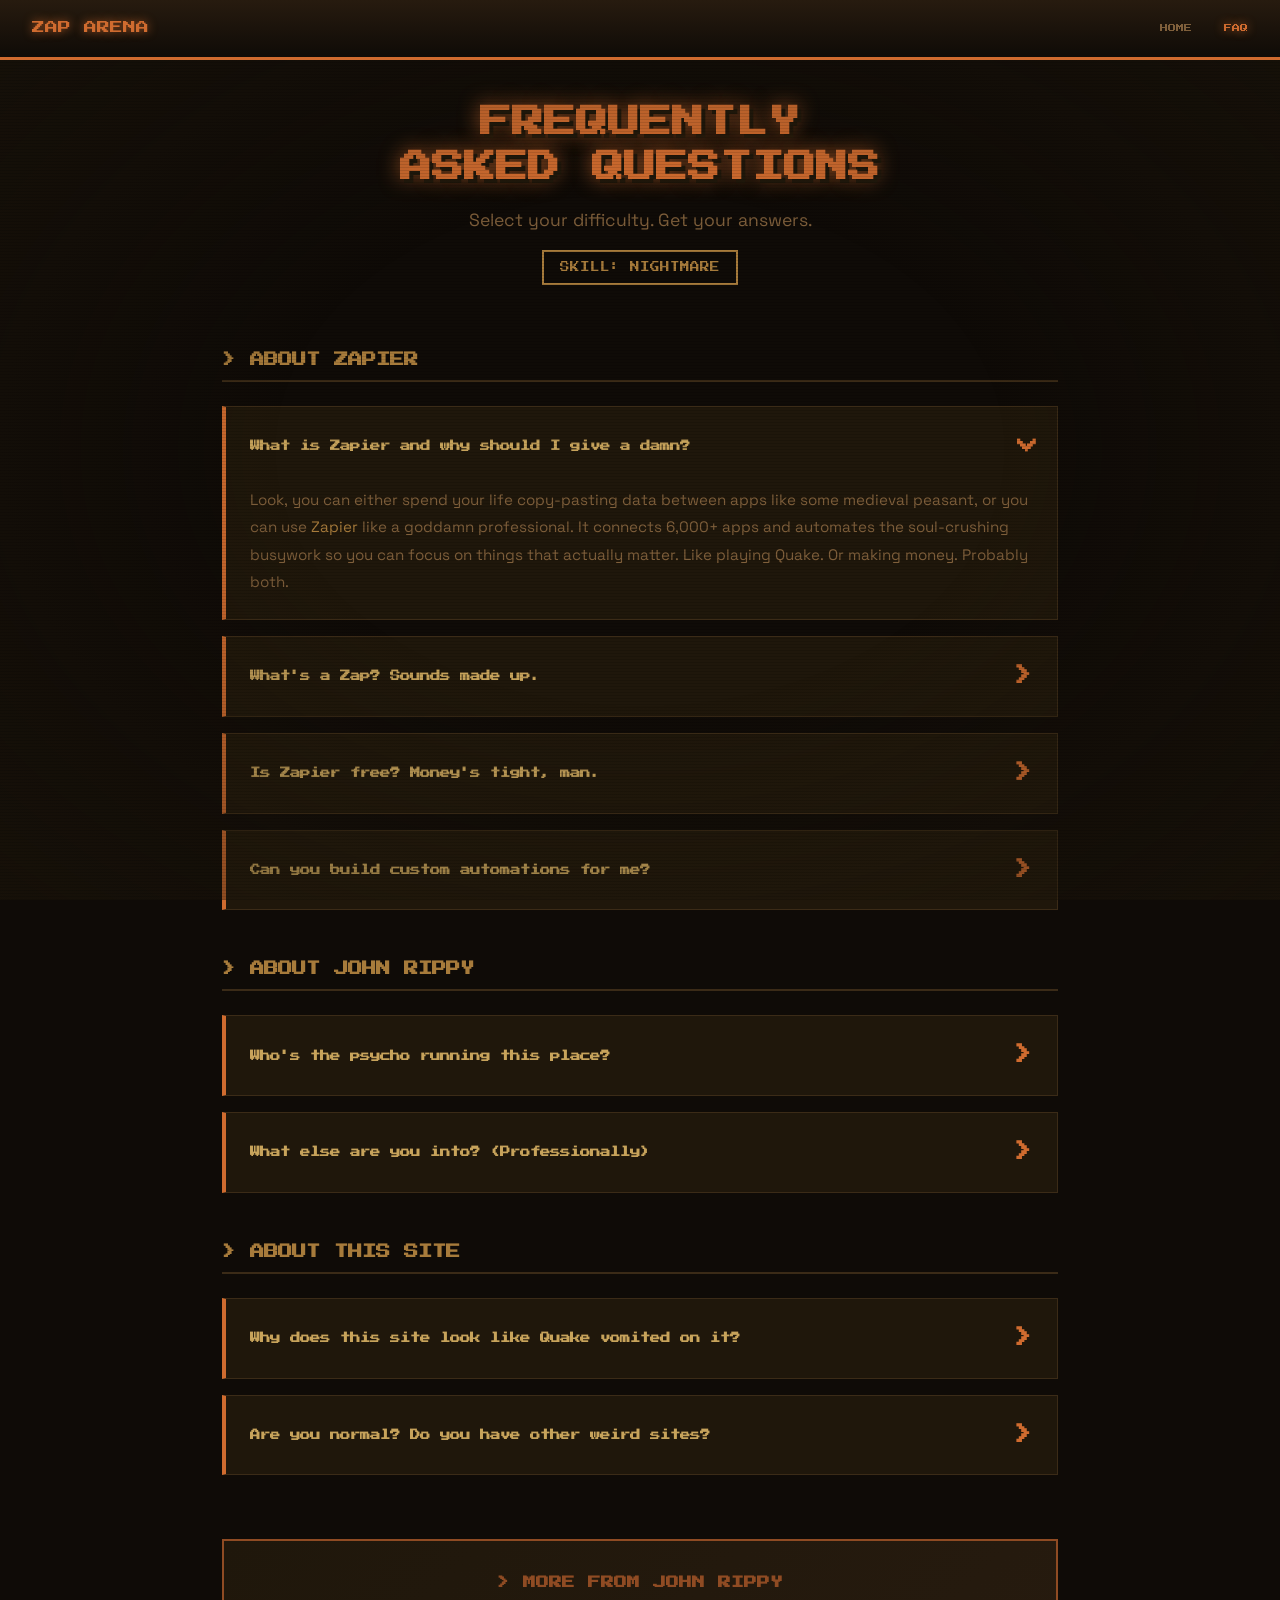
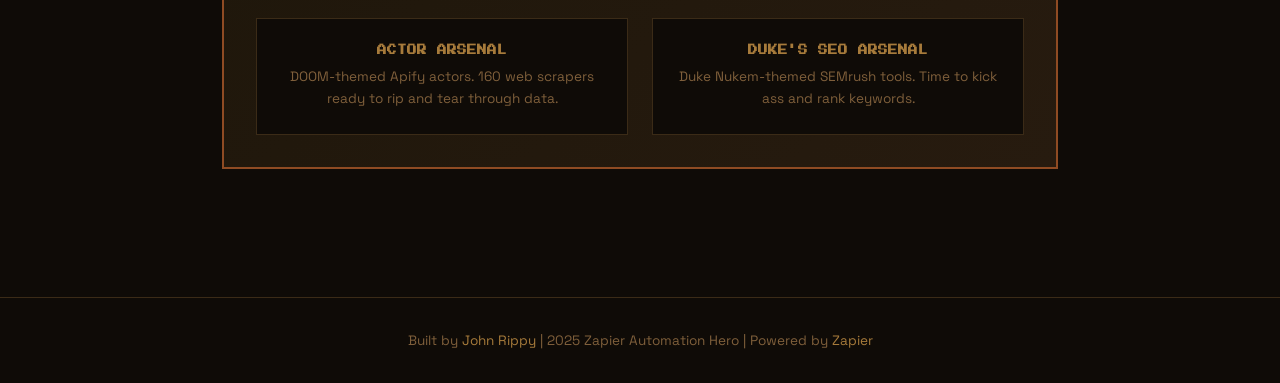
<file: faq.html>
<!DOCTYPE html>
<html lang="en">
<head>
    <meta charset="UTF-8">
    <meta name="viewport" content="width=device-width, initial-scale=1.0">
    <title>FAQ | Zap Arena - Frequently Asked Questions About Zapier Automation</title>
    <meta name="description" content="Got questions about Zapier automation, workflows, and zaps? Get answers from John Rippy, 2025 Zapier Automation Hero. Select your difficulty level.">
    <meta name="keywords" content="Zapier FAQ, automation questions, workflow help, John Rippy, Zapier support, zaps">
    <meta name="author" content="John Rippy">
    <meta name="robots" content="index, follow">

    <!-- Canonical URL -->
    <link rel="canonical" href="https://zapier-quake-site.vercel.app/faq.html">

    <!-- Open Graph / Facebook -->
    <meta property="og:type" content="website">
    <meta property="og:url" content="https://zapier-quake-site.vercel.app/faq.html">
    <meta property="og:title" content="FAQ | Zap Arena - Your Questions, Fragged">
    <meta property="og:description" content="Got questions about Zapier automation? Select your difficulty and get answers.">
    <meta property="og:image" content="https://zapier-quake-site.vercel.app/images/og-image.png">
    <meta property="og:site_name" content="Zap Arena">

    <!-- Twitter Card -->
    <meta name="twitter:card" content="summary_large_image">
    <meta name="twitter:url" content="https://zapier-quake-site.vercel.app/faq.html">
    <meta name="twitter:title" content="FAQ | Zap Arena - Your Questions, Fragged">
    <meta name="twitter:description" content="Got questions about Zapier automation? Select your difficulty and get answers.">
    <meta name="twitter:image" content="https://zapier-quake-site.vercel.app/images/og-image.png">

    <link rel="icon" type="image/jpeg" href="images/quake-box-art.jpg">

    <!-- FAQ Schema.org Structured Data -->
    <script type="application/ld+json">
    {
        "@context": "https://schema.org",
        "@type": "FAQPage",
        "mainEntity": [
            {
                "@type": "Question",
                "name": "What is Zapier and why should I give a damn?",
                "acceptedAnswer": {
                    "@type": "Answer",
                    "text": "You can either spend your life copy-pasting data between apps like some medieval peasant, or you can use Zapier like a goddamn professional. It connects 6,000+ apps and automates the soul-crushing busywork so you can focus on things that actually matter. Like playing Quake. Or making money."
                }
            },
            {
                "@type": "Question",
                "name": "Who's the psycho running this place?",
                "acceptedAnswer": {
                    "@type": "Answer",
                    "text": "John Rippy, 2025 Zapier Automation Hero - which is apparently a real thing. He's automated so much stuff that Zapier literally gave him an award for it. His therapist says he has an unhealthy relationship with workflow optimization. Check out Actor Arsenal for Apify scrapers or Duke's SEO Arsenal for SEMrush tools."
                }
            },
            {
                "@type": "Question",
                "name": "What's a Zap? Sounds made up.",
                "acceptedAnswer": {
                    "@type": "Answer",
                    "text": "A Zap is what happens when you stop doing things manually like a caveman. It's an automated workflow: something triggers it, then stuff happens automatically. Like setting up a chain of rocket launchers - pull one trigger, watch the carnage unfold. No coding needed."
                }
            },
            {
                "@type": "Question",
                "name": "Is Zapier free? Money's tight, man.",
                "acceptedAnswer": {
                    "@type": "Answer",
                    "text": "Free tier gets you 100 tasks/month and 5 Zaps. That's enough to dip your toes in without selling plasma. But once you taste the sweet nectar of automation, you'll upgrade faster than Ranger picking up a quad damage. The free tier is basically a gateway drug."
                }
            },
            {
                "@type": "Question",
                "name": "Why does this site look like Quake vomited on it?",
                "acceptedAnswer": {
                    "@type": "Answer",
                    "text": "Because workflow automation is BRUTAL. It's you versus an endless horde of manual tasks, repetitive processes, and soul-crushing busywork. The brown, gritty, blood-stained Quake aesthetic perfectly captures what it feels like to be in the trenches of productivity warfare."
                }
            },
            {
                "@type": "Question",
                "name": "Can you build custom automations for me?",
                "acceptedAnswer": {
                    "@type": "Answer",
                    "text": "Hell yes. Multi-step Zaps that would make a flowchart cry? Done. API integrations that shouldn't technically work but do anyway? My specialty. Webhook spaghetti that somehow makes sense? You bet. Nightmare difficulty is my warm-up."
                }
            },
            {
                "@type": "Question",
                "name": "What else are you into? (Professionally)",
                "acceptedAnswer": {
                    "@type": "Answer",
                    "text": "Besides making Zapier do unholy things, I'm balls deep in Apify web scraping (160+ actors at Actor Arsenal) and SEMrush SEO domination (Duke's SEO Arsenal). Basically, if it involves automating boring crap or extracting data from the internet, I'm probably already doing it."
                }
            }
        ]
    }
    </script>

    <!-- BreadcrumbList Schema -->
    <script type="application/ld+json">
    {
        "@context": "https://schema.org",
        "@type": "BreadcrumbList",
        "itemListElement": [
            {
                "@type": "ListItem",
                "position": 1,
                "name": "Home",
                "item": "https://zapier-quake-site.vercel.app/"
            },
            {
                "@type": "ListItem",
                "position": 2,
                "name": "FAQ",
                "item": "https://zapier-quake-site.vercel.app/faq.html"
            }
        ]
    }
    </script>

    <link rel="preconnect" href="https://fonts.googleapis.com">
    <link href="https://fonts.googleapis.com/css2?family=Press+Start+2P&family=Space+Grotesk:wght@400;500;600;700&family=JetBrains+Mono:wght@400;500&display=swap" rel="stylesheet">
    <style>
        :root {
            --bg-dark: #0f0b07;
            --bg-card: #1f170b;
            --bg-medium: #271b0f;
            --accent-orange: #8f4b23;
            --accent-brown: #4b371b;
            --accent-gold: #a77b3b;
            --accent-red: #8b0000;
            --accent-lava: #b30000;
            --text-primary: #c7a35b;
            --text-secondary: #7f5f3b;
            --border: #3b2b17;
            --zapier-orange: #cf6b2f;
        }
        * { margin: 0; padding: 0; box-sizing: border-box; cursor: crosshair; }
        html { scroll-behavior: smooth; }
        body {
            font-family: 'Space Grotesk', sans-serif;
            background: var(--bg-dark);
            color: var(--text-primary);
            line-height: 1.6;
            min-height: 100vh;
        }

        /* CRT Scanlines */
        .crt-overlay {
            position: fixed;
            top: 0;
            left: 0;
            width: 100%;
            height: 100%;
            pointer-events: none;
            z-index: 9998;
            background: repeating-linear-gradient(
                0deg,
                rgba(0, 0, 0, 0.2),
                rgba(0, 0, 0, 0.2) 1px,
                transparent 1px,
                transparent 3px
            );
            opacity: 0.5;
        }

        /* Brown Vignette */
        .vignette {
            position: fixed;
            top: 0;
            left: 0;
            width: 100%;
            height: 100%;
            pointer-events: none;
            z-index: 9997;
            background: radial-gradient(ellipse at center, transparent 40%, rgba(31, 23, 11, 0.5) 100%);
        }

        /* Navigation */
        .nav {
            position: fixed;
            top: 0;
            left: 0;
            width: 100%;
            height: 60px;
            background: linear-gradient(180deg, var(--bg-medium) 0%, var(--bg-dark) 100%);
            border-bottom: 3px solid var(--zapier-orange);
            display: flex;
            justify-content: space-between;
            align-items: center;
            padding: 0 2rem;
            z-index: 10000;
        }
        .nav-logo {
            font-family: 'Press Start 2P', cursive;
            font-size: 0.8rem;
            color: var(--zapier-orange);
            text-decoration: none;
            text-shadow: 0 0 10px rgba(207, 107, 47, 0.8);
        }
        .nav-links {
            display: flex;
            gap: 2rem;
        }
        .nav-link {
            font-family: 'Press Start 2P', cursive;
            font-size: 0.5rem;
            color: var(--text-secondary);
            text-decoration: none;
            transition: all 0.3s;
        }
        .nav-link:hover, .nav-link.active {
            color: var(--zapier-orange);
            text-shadow: 0 0 10px rgba(207, 107, 47, 0.8);
        }

        /* Main Content */
        .main-content {
            max-width: 900px;
            margin: 0 auto;
            padding: 100px 2rem 4rem;
        }

        /* Page Header */
        .page-header {
            text-align: center;
            margin-bottom: 4rem;
        }
        .page-title {
            font-family: 'Press Start 2P', cursive;
            font-size: 2rem;
            color: var(--zapier-orange);
            text-shadow:
                4px 4px 0 var(--bg-card),
                0 0 20px rgba(207, 107, 47, 0.8);
            margin-bottom: 1rem;
            line-height: 1.4;
        }
        .page-subtitle {
            font-size: 1.1rem;
            color: var(--text-secondary);
        }
        .difficulty-badge {
            display: inline-block;
            font-family: 'Press Start 2P', cursive;
            font-size: 0.6rem;
            color: var(--accent-gold);
            border: 2px solid var(--accent-gold);
            padding: 0.5rem 1rem;
            margin-top: 1rem;
        }

        /* FAQ Section */
        .faq-section {
            margin-bottom: 3rem;
        }
        .faq-section-title {
            font-family: 'Press Start 2P', cursive;
            font-size: 0.9rem;
            color: var(--accent-gold);
            margin-bottom: 1.5rem;
            padding-bottom: 0.5rem;
            border-bottom: 2px solid var(--border);
        }

        /* FAQ Items */
        .faq-item {
            background: var(--bg-card);
            border: 1px solid var(--border);
            border-left: 4px solid var(--zapier-orange);
            margin-bottom: 1rem;
            transition: all 0.3s;
        }
        .faq-item:hover {
            border-left-color: var(--accent-gold);
            box-shadow: 0 0 20px rgba(167, 123, 59, 0.2);
        }
        .faq-question {
            font-family: 'Press Start 2P', cursive;
            font-size: 0.65rem;
            color: var(--text-primary);
            padding: 1.5rem;
            cursor: pointer;
            display: flex;
            justify-content: space-between;
            align-items: center;
            line-height: 1.6;
        }
        .faq-question::after {
            content: '>';
            font-size: 1.2rem;
            color: var(--zapier-orange);
            transition: transform 0.3s;
        }
        .faq-item.open .faq-question::after {
            transform: rotate(90deg);
        }
        .faq-answer {
            padding: 0 1.5rem 1.5rem;
            color: var(--text-secondary);
            font-size: 0.95rem;
            line-height: 1.8;
            display: none;
        }
        .faq-item.open .faq-answer {
            display: block;
        }
        .faq-answer a {
            color: var(--accent-gold);
            text-decoration: none;
        }
        .faq-answer a:hover {
            text-decoration: underline;
        }

        /* Cross-site Links Section */
        .cross-links {
            background: linear-gradient(135deg, var(--bg-card) 0%, var(--bg-medium) 100%);
            border: 2px solid var(--accent-orange);
            padding: 2rem;
            margin-top: 4rem;
            text-align: center;
        }
        .cross-links-title {
            font-family: 'Press Start 2P', cursive;
            font-size: 0.8rem;
            color: var(--accent-orange);
            margin-bottom: 1.5rem;
        }
        .cross-links-grid {
            display: grid;
            grid-template-columns: repeat(auto-fit, minmax(250px, 1fr));
            gap: 1.5rem;
        }
        .cross-link-card {
            background: var(--bg-dark);
            border: 1px solid var(--border);
            padding: 1.5rem;
            text-decoration: none;
            transition: all 0.3s;
        }
        .cross-link-card:hover {
            transform: translateY(-3px);
            box-shadow: 0 0 20px rgba(143, 75, 35, 0.3);
        }
        .cross-link-card h3 {
            font-family: 'Press Start 2P', cursive;
            font-size: 0.6rem;
            color: var(--accent-gold);
            margin-bottom: 0.5rem;
        }
        .cross-link-card p {
            font-size: 0.85rem;
            color: var(--text-secondary);
        }

        /* Footer */
        .footer {
            text-align: center;
            padding: 2rem;
            margin-top: 4rem;
            border-top: 1px solid var(--border);
        }
        .footer-text {
            font-size: 0.85rem;
            color: var(--text-secondary);
        }
        .footer-text a {
            color: var(--accent-gold);
            text-decoration: none;
        }

        @media (max-width: 768px) {
            .page-title { font-size: 1.2rem; }
            .nav-links { gap: 1rem; }
            .nav-link { font-size: 0.4rem; }
            .faq-question { font-size: 0.5rem; }
        }
    </style>
</head>
<body>
    <div class="crt-overlay"></div>
    <div class="vignette"></div>

    <nav class="nav">
        <a href="/" class="nav-logo">ZAP ARENA</a>
        <div class="nav-links">
            <a href="/" class="nav-link">HOME</a>
            <a href="/faq.html" class="nav-link active">FAQ</a>
        </div>
    </nav>

    <main class="main-content">
        <header class="page-header">
            <h1 class="page-title">FREQUENTLY<br>ASKED QUESTIONS</h1>
            <p class="page-subtitle">Select your difficulty. Get your answers.</p>
            <span class="difficulty-badge">SKILL: NIGHTMARE</span>
        </header>

        <section class="faq-section">
            <h2 class="faq-section-title">> ABOUT ZAPIER</h2>

            <article class="faq-item open">
                <h3 class="faq-question">What is Zapier and why should I give a damn?</h3>
                <div class="faq-answer">
                    <p>Look, you can either spend your life copy-pasting data between apps like some medieval peasant, or you can use <a href="https://zapier.com" target="_blank" rel="noopener">Zapier</a> like a goddamn professional. It connects 6,000+ apps and automates the soul-crushing busywork so you can focus on things that actually matter. Like playing Quake. Or making money. Probably both.</p>
                </div>
            </article>

            <article class="faq-item">
                <h3 class="faq-question">What's a Zap? Sounds made up.</h3>
                <div class="faq-answer">
                    <p>A Zap is what happens when you stop doing things manually like a caveman. It's an automated workflow: something triggers it (new email, form submission, your boss being annoying), then sh*t happens automatically (data moves, notifications fire, spreadsheets update). It's like setting up a chain of rocket launchers - pull one trigger, watch the carnage unfold. No coding needed. Your keyboard doesn't even get to participate.</p>
                </div>
            </article>

            <article class="faq-item">
                <h3 class="faq-question">Is Zapier free? Money's tight, man.</h3>
                <div class="faq-answer">
                    <p>Free tier gets you 100 tasks/month and 5 Zaps. That's enough to dip your toes in without selling plasma. But let's be real - once you taste the sweet nectar of automation, you'll upgrade faster than Ranger picking up a quad damage. The free tier is basically a gateway drug, and I'm your pusher.</p>
                </div>
            </article>

            <article class="faq-item">
                <h3 class="faq-question">Can you build custom automations for me?</h3>
                <div class="faq-answer">
                    <p>Hell yes. Multi-step Zaps that would make a flowchart cry? Done. API integrations that shouldn't technically work but do anyway? My specialty. Webhook spaghetti that somehow makes sense? You bet. I've automated things that would make Zapier's own engineers scratch their heads. Nightmare difficulty is my warm-up.</p>
                </div>
            </article>
        </section>

        <section class="faq-section">
            <h2 class="faq-section-title">> ABOUT JOHN RIPPY</h2>

            <article class="faq-item">
                <h3 class="faq-question">Who's the psycho running this place?</h3>
                <div class="faq-answer">
                    <p>John Rippy, <strong>2025 Zapier Automation Hero</strong> - which is apparently a real thing that exists. I've automated so much stuff that Zapier literally gave me an award for it. My therapist says I have an "unhealthy relationship with workflow optimization." I say she doesn't understand efficiency. When I'm not here fragging manual tasks, I'm building <a href="https://actor-arsenal-site.vercel.app/">160+ web scrapers at Actor Arsenal</a> or <a href="https://duke-semrush-site.vercel.app/">dominating SEO at Duke's SEO Arsenal</a>. I have... interests.</p>
                </div>
            </article>

            <article class="faq-item">
                <h3 class="faq-question">What else are you into? (Professionally)</h3>
                <div class="faq-answer">
                    <p>Besides making Zapier do unholy things, I'm balls deep in Apify web scraping (<a href="https://actor-arsenal-site.vercel.app/">160+ actors at Actor Arsenal</a>) and SEMrush SEO domination (<a href="https://duke-semrush-site.vercel.app/">Duke's SEO Arsenal</a>). Basically, if it involves automating boring crap or extracting data from the internet, I'm probably already doing it. Or building a tool so YOU can do it. I'm very generous with my dysfunction.</p>
                </div>
            </article>
        </section>

        <section class="faq-section">
            <h2 class="faq-section-title">> ABOUT THIS SITE</h2>

            <article class="faq-item">
                <h3 class="faq-question">Why does this site look like Quake vomited on it?</h3>
                <div class="faq-answer">
                    <p>Because workflow automation is BRUTAL. It's you versus an endless horde of manual tasks, repetitive processes, and soul-crushing busywork. The brown, gritty, blood-stained Quake aesthetic perfectly captures what it feels like to be in the trenches of productivity warfare. Also, I grew up in the 90s and I refuse to let go. Deal with it.</p>
                </div>
            </article>

            <article class="faq-item">
                <h3 class="faq-question">Are you normal? Do you have other weird sites?</h3>
                <div class="faq-answer">
                    <p>Define "normal." No, seriously, I genuinely don't know what that word means anymore. I have <a href="https://actor-arsenal-site.vercel.app/">Actor Arsenal</a> which is DOOM-themed Apify web scraping (160 actors, zero chill), and <a href="https://duke-semrush-site.vercel.app/">Duke's SEO Arsenal</a> for SEMrush tools with a Duke Nukem theme because "time to kick ass and rank keywords" is objectively the greatest tagline ever written. I've committed fully to this retro game aesthetic lifestyle and I'm not apologizing.</p>
                </div>
            </article>
        </section>

        <aside class="cross-links">
            <h2 class="cross-links-title">> MORE FROM JOHN RIPPY</h2>
            <div class="cross-links-grid">
                <a href="https://actor-arsenal-site.vercel.app/" class="cross-link-card" target="_blank" rel="noopener">
                    <h3>ACTOR ARSENAL</h3>
                    <p>DOOM-themed Apify actors. 160 web scrapers ready to rip and tear through data.</p>
                </a>
                <a href="https://duke-semrush-site.vercel.app/" class="cross-link-card" target="_blank" rel="noopener">
                    <h3>DUKE'S SEO ARSENAL</h3>
                    <p>Duke Nukem-themed SEMrush tools. Time to kick ass and rank keywords.</p>
                </a>
            </div>
        </aside>
    </main>

    <footer class="footer">
        <p class="footer-text">Built by <a href="/">John Rippy</a> | 2025 Zapier Automation Hero | Powered by <a href="https://zapier.com" target="_blank" rel="noopener">Zapier</a></p>
    </footer>

    <script>
        // FAQ Accordion
        document.querySelectorAll('.faq-question').forEach(question => {
            question.addEventListener('click', () => {
                const item = question.parentElement;
                const wasOpen = item.classList.contains('open');

                // Close all items
                document.querySelectorAll('.faq-item').forEach(i => i.classList.remove('open'));

                // Open clicked item if it wasn't already open
                if (!wasOpen) {
                    item.classList.add('open');
                }
            });
        });
    </script>
</body>
</html>
</file>
<file: css/quake-hud.css>
/* ===== QUAKE 1 HUD - Actor Arsenal Style with Real Quake Texture ===== */
/* Uses actual extracted texture from Quake 1 status bar */

/* Global crosshair cursor for FPS feel */
*, *::before, *::after { cursor: crosshair !important; }
html, body { cursor: crosshair !important; }

/* Main HUD container - full width with authentic Quake metal texture */
.quake-hud {
    position: fixed;
    bottom: 0;
    left: 0;
    width: 100%;
    height: 80px;
    /* Real Quake metal texture extracted from game */
    background-image: url('../images/quake-hud-texture.png');
    background-repeat: repeat-x;
    background-size: auto 100%;
    background-position: center;
    border-top: 4px solid #7b6b4b;
    border-bottom: 4px solid #2a1a08;
    box-shadow:
        inset 0 2px 0 #8a7a5a,
        inset 0 -2px 0 #1a0a00,
        0 -4px 8px rgba(0,0,0,0.5);
    display: flex;
    flex-direction: row;
    justify-content: center;
    align-items: center;
    z-index: 9999;
    font-family: 'Press Start 2P', cursive;
    padding: 0;
    gap: 0;
    image-rendering: pixelated;
}

/* HUD Sections - recessed metal panels */
.hud-section {
    display: flex;
    align-items: center;
    justify-content: center;
    height: 100%;
    background: rgba(0,0,0,0.3);
    border-left: 3px solid #6a5540;
    border-right: 3px solid #2a1a08;
    border-top: 2px solid #7a6550;
    border-bottom: 2px solid #1a0a00;
    padding: 0 1.5rem;
    position: relative;
}

.hud-section::before {
    content: '';
    position: absolute;
    top: 4px;
    left: 4px;
    right: 4px;
    bottom: 4px;
    background: linear-gradient(180deg, rgba(40,30,15,0.8) 0%, rgba(20,15,5,0.9) 100%);
    border: 2px solid #1a0a00;
    border-radius: 2px;
    z-index: -1;
}

/* Stat container */
.hud-stat {
    display: flex;
    flex-direction: column;
    align-items: center;
    gap: 4px;
    padding: 0 0.5rem;
    position: relative;
    z-index: 1;
}

/* HUD values - big numbers */
.hud-value {
    font-size: 1.8rem;
    text-shadow: 2px 2px 0 #000, -1px -1px 0 #000;
    letter-spacing: 2px;
}

/* HUD labels - small text below numbers */
.hud-label {
    font-size: 0.5rem;
    color: #8a7560;
    text-shadow: 1px 1px 0 #000;
    text-transform: uppercase;
}

/* Ranger face container - center */
.hud-face-container {
    width: 70px;
    height: 70px;
    background: linear-gradient(180deg, #3a2510 0%, #1a0a00 100%);
    border: 3px solid #5a4530;
    border-bottom-color: #1a0a00;
    border-right-color: #1a0a00;
    display: flex;
    align-items: center;
    justify-content: center;
    margin: 0 1rem;
    box-shadow: inset 2px 2px 4px rgba(0,0,0,0.8);
}

.hud-face {
    width: 60px;
    height: 60px;
    image-rendering: pixelated;
}

/* Quake-style colors for each stat */
.hud-ammo, .hud-kills { color: #ffcc00; }
.hud-health { color: #ff4444; }
.hud-armor { color: #44ff88; }
.hud-zaps { color: #ff8800; }

/* ===== RESPONSIVE ===== */
@media (max-width: 768px) {
    .quake-hud {
        height: 60px;
    }
    .hud-section {
        padding: 0 0.8rem;
    }
    .hud-face-container {
        width: 50px;
        height: 50px;
        margin: 0 0.5rem;
    }
    .hud-face {
        width: 44px;
        height: 44px;
    }
    .hud-value {
        font-size: 1.2rem;
    }
    .hud-label {
        font-size: 0.4rem;
    }
}

@media (max-width: 480px) {
    .quake-hud {
        height: 52px;
    }
    .hud-section {
        padding: 0 0.5rem;
    }
    .hud-value {
        font-size: 1rem;
    }
    .hud-face-container {
        width: 44px;
        height: 44px;
        margin: 0 0.3rem;
    }
    .hud-face {
        width: 38px;
        height: 38px;
    }
}

/* ===== MUSIC PLAYER ===== */
.music-player {
    position: fixed;
    bottom: 90px;
    right: 12px;
    z-index: 10000;
}

.music-btn {
    display: flex;
    align-items: center;
    gap: 8px;
    font-family: 'Press Start 2P', monospace;
    font-size: 0.4rem;
    padding: 8px 12px;
    background: linear-gradient(to bottom, #3f3013, #1f170b);
    color: #9f7f33;
    border: 2px solid #5b4b2b;
    cursor: pointer;
    transition: all 0.2s;
    box-shadow: inset 1px 1px 0 #6b5b3b, 2px 2px 0 #000;
}

.music-btn:hover {
    border-color: #9f7f33;
    color: #efdf17;
}

.music-btn.playing {
    border-color: #efdf17;
    color: #efdf17;
    animation: musicGlow 2s ease-in-out infinite;
}

.music-icon {
    font-size: 1rem;
}

@keyframes musicGlow {
    0%, 100% { box-shadow: inset 1px 1px 0 #6b5b3b, 2px 2px 0 #000; }
    50% { box-shadow: inset 1px 1px 0 #6b5b3b, 2px 2px 0 #000, 0 0 12px #efdf17; }
}

/* ===== DIFFICULTY SELECTOR ===== */
.difficulty-selector {
    position: relative;
    display: inline-block;
}

.difficulty-btn {
    background: transparent;
    border: 1px solid #cf6b2f;
    color: #cf6b2f;
    padding: 0.4rem 0.8rem;
    font-family: 'Press Start 2P', cursive;
    font-size: 0.5rem;
    cursor: pointer;
    transition: all 0.3s;
}

.difficulty-btn:hover {
    background: #cf6b2f;
    color: #000;
}

.difficulty-menu {
    position: absolute;
    top: 100%;
    right: 0;
    background: #111;
    border: 1px solid #cf6b2f;
    display: none;
    flex-direction: column;
    min-width: 200px;
    z-index: 10001;
}

.difficulty-menu.show {
    display: flex;
}

.difficulty-option {
    padding: 0.8rem;
    color: #888;
    font-family: 'Press Start 2P', cursive;
    font-size: 0.5rem;
    cursor: pointer;
    border: none;
    background: transparent;
    text-align: left;
    transition: all 0.2s;
}

.difficulty-option:hover {
    background: rgba(143, 75, 35, 0.2);
    color: #cf6b2f;
}

.difficulty-option.active {
    color: #cf6b2f;
    background: rgba(143, 75, 35, 0.3);
}
</file>
